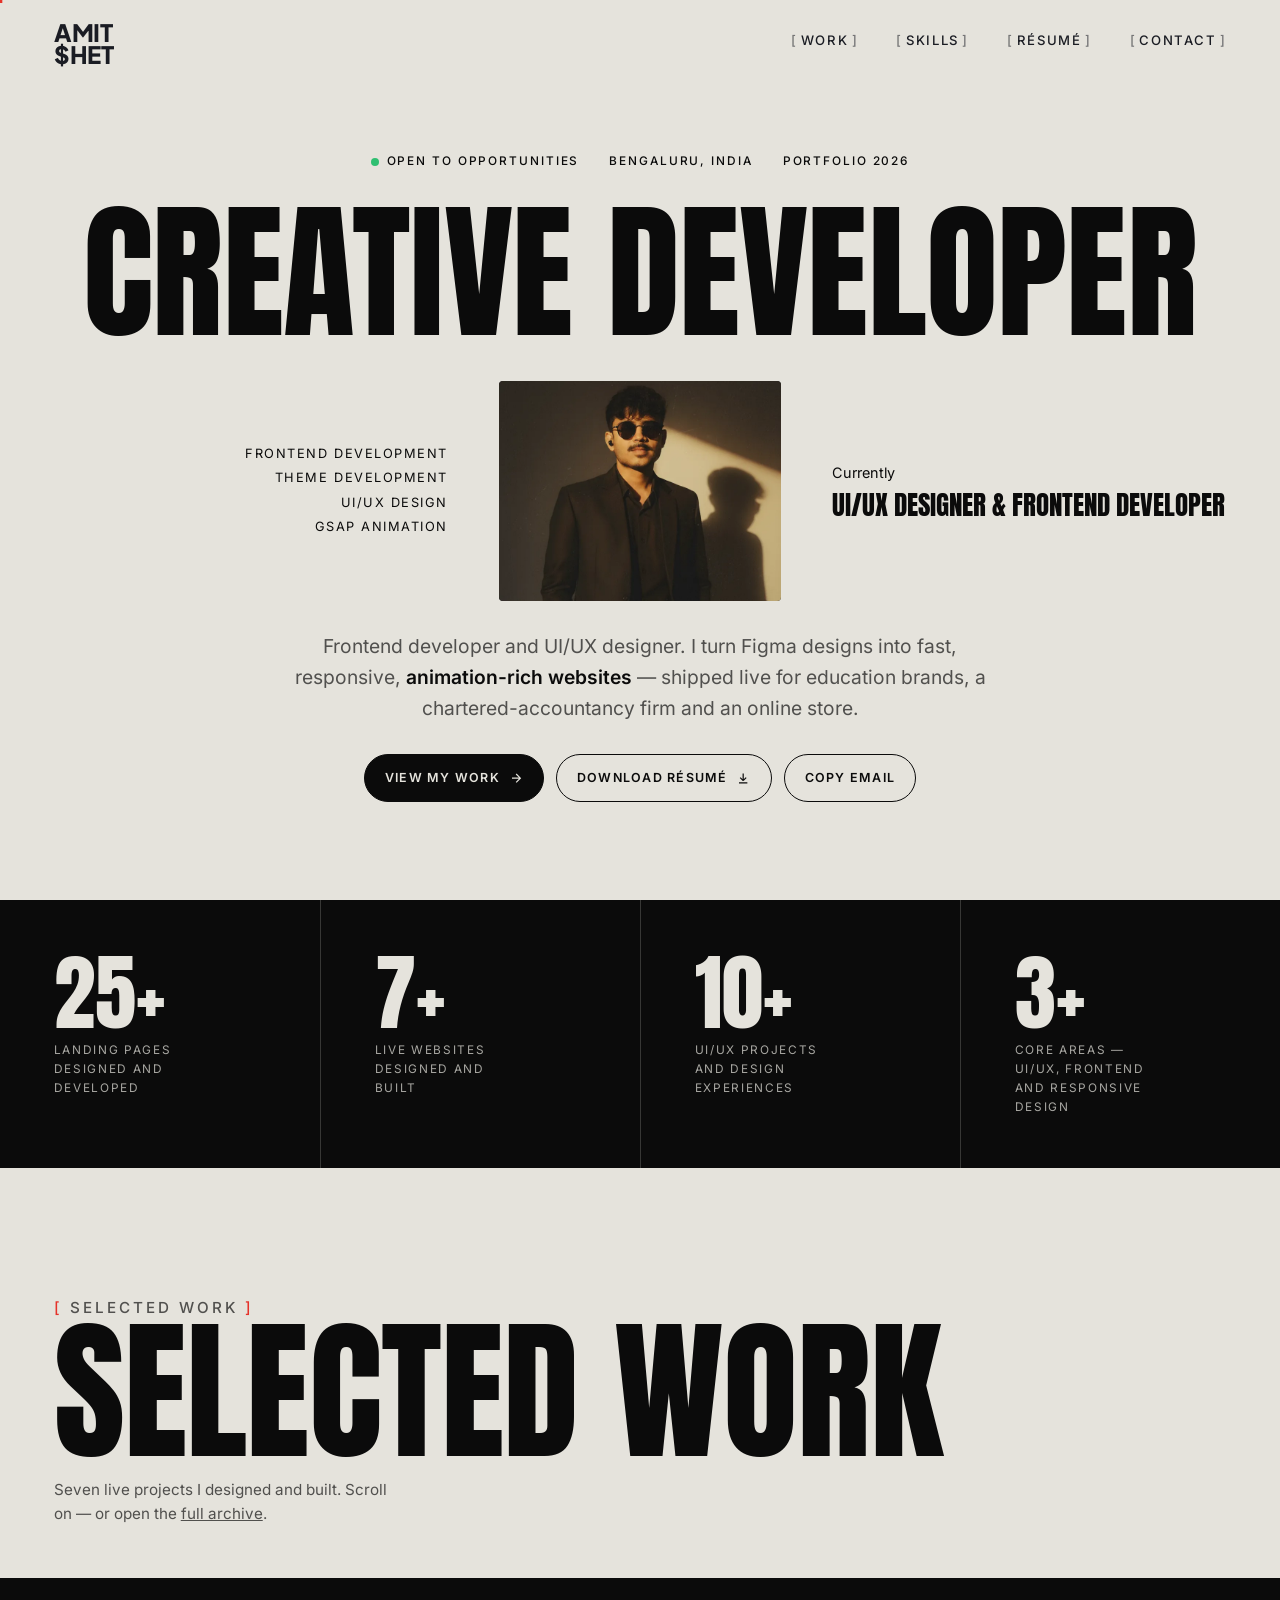
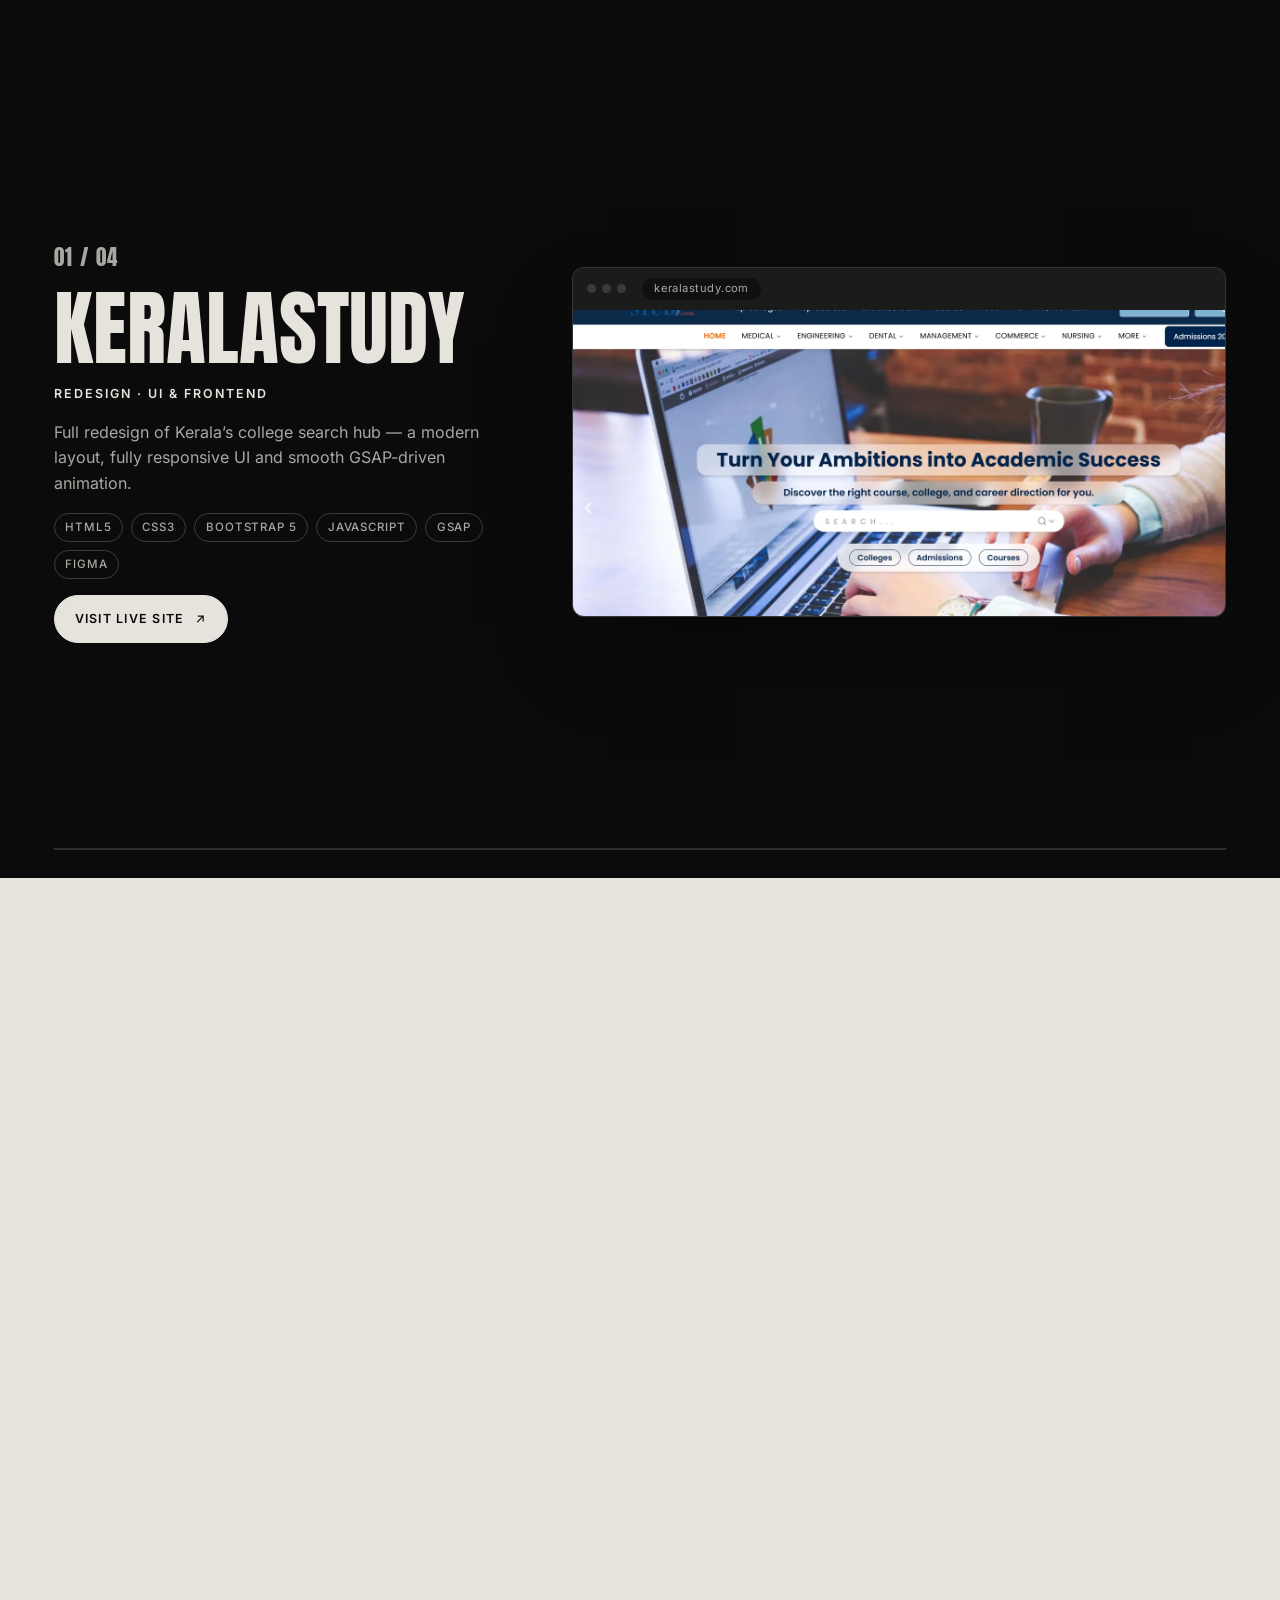
<file: index.html>
<!DOCTYPE html>
<html lang="en">

<head>
  <meta charset="utf-8">
  <meta name="viewport" content="width=device-width, initial-scale=1">
  <title>Amit Shet — Frontend Developer &amp; UI/UX Designer in Bengaluru</title>
  <meta name="description"
    content="Amit Shet is a frontend developer and UI/UX designer in Bengaluru. HTML, CSS, JavaScript, GSAP and Figma — live client websites and landing pages for education brands. Open to roles.">
  <meta name="theme-color" content="#e5e3dc">
  <link rel="canonical" href="https://amitshet.com/">

  <meta property="og:type" content="website">
  <meta property="og:site_name" content="Amit Shet">
  <meta property="og:title" content="Amit Shet — Frontend Developer &amp; UI/UX Designer">
  <meta property="og:description"
    content="Fast, responsive, animation-rich websites. Live client work, university landing pages and GSAP experiments.">
  <meta property="og:url" content="https://amitshet.com/">
  <meta property="og:image" content="https://amitshet.com/assets/img/og.jpg">
  <meta name="twitter:card" content="summary_large_image">

  <link rel="icon" href="favicon/favicon.ico" sizes="any">
  <link rel="icon" type="image/png" sizes="32x32" href="favicon/favicon-32x32.png">
  <link rel="icon" type="image/png" sizes="16x16" href="favicon/favicon-16x16.png">
  <link rel="apple-touch-icon" href="favicon/apple-touch-icon.png">
  <link rel="manifest" href="favicon/site.webmanifest">

  <link rel="preload" href="assets/fonts/anton-latin-400-normal.woff2" as="font" type="font/woff2" crossorigin>
  <link rel="preload" href="assets/fonts/inter-latin-400-normal.woff2" as="font" type="font/woff2" crossorigin>
  <link rel="preload" href="assets/img/amit.webp" as="image" type="image/webp">
  <link rel="stylesheet" href="assets/css/style.css">
  <script>document.documentElement.classList.add('js')</script>

  <script type="application/ld+json">
  {
    "@context": "https://schema.org",
    "@type": "Person",
    "name": "Amit Shet",
    "jobTitle": "Frontend Developer & UI/UX Designer",
    "url": "https://amitshet.com/",
    "email": "mailto:amitshet42@gmail.com",
    "address": { "@type": "PostalAddress", "addressLocality": "Bengaluru", "addressCountry": "IN" },
    "worksFor": { "@type": "Organization", "name": "LearnTech Edu Solutions" },
    "knowsAbout": ["HTML5", "CSS3", "JavaScript", "GSAP", "ScrollTrigger", "React", "Bootstrap", "Tailwind CSS", "Figma", "UI/UX design"],
    "sameAs": [
      "https://www.linkedin.com/in/amit-shet-8630a6188/",
      "https://github.com/iseeualways",
      "https://codepen.io/Amit-Shet"
    ]
  }
  </script>
</head>

<body class="theme-light" data-page="home">
  <a class="skip" href="#main">Skip to content</a>
  <div class="progress" aria-hidden="true"></div>

  <header class="header">
    <a class="logo" href="index.html" aria-label="Amit Shet — home">AMIT<br>$HET</a>
    <nav class="nav" aria-label="Primary">
      <a href="project.html"><span>Work</span></a>
      <a href="skills.html"><span>Skills</span></a>
      <a href="resume.pdf" target="_blank" rel="noopener"><span>Résumé</span></a>
      <a href="#contact"><span>Contact</span></a>
    </nav>
    <button class="burger" type="button" aria-label="Open menu" aria-expanded="false"
      aria-controls="drawer"><i></i><i></i><i></i></button>
  </header>
  <div class="drawer" id="drawer">
    <a href="project.html">Work</a>
    <a href="skills.html">Skills</a>
    <a href="resume.pdf" target="_blank" rel="noopener">Résumé</a>
    <a href="#contact">Contact</a>
  </div>

  <main id="main">

    <!-- HERO -->
    <section class="hero" aria-labelledby="hero-title">
      <div class="hero__meta" data-hero>
        <span class="status"><i aria-hidden="true"></i> Open to opportunities</span>
        <span>Bengaluru, India</span>
        <span>Portfolio 2026</span>
      </div>

      <h1 class="hero__title" id="hero-title" aria-label="Creative Developer">
        <span class="word" aria-hidden="true"><span class="word__in">Creative</span></span>
        <span class="word" aria-hidden="true"><span class="word__in">Developer</span></span>
      </h1>

      <div class="hero__row" data-hero>
        <ul class="hero__tags" aria-label="Services">
          <li>Frontend development</li>
          <li>Theme development</li>
          <li>UI/UX design</li>
          <li>GSAP animation</li>
        </ul>
        <figure class="hero__photo">
          <img src="assets/img/amit.webp" width="768" height="627" alt="Portrait of Amit Shet" fetchpriority="high">
        </figure>
        <p class="hero__now">
          Currently
          <b>UI/UX Designer &amp; Frontend Developer</b>
          <!-- LearnTech Edu Solutions · since Sep 2025 -->
        </p>
      </div>

      <p class="hero__lead" data-hero>
        Frontend developer and UI/UX designer. I turn Figma designs into fast, responsive,
        <strong>animation-rich websites</strong> — shipped live for education brands, a chartered-accountancy firm and
        an online store.
      </p>

      <div class="btn-row" data-hero>
        <a class="btn btn--solid" href="project.html">
          View my work
          <svg viewBox="0 0 24 24" fill="none" stroke="currentColor" stroke-width="2" aria-hidden="true">
            <path d="M5 12h14M12 5l7 7-7 7" />
          </svg>
        </a>
        <a class="btn" href="resume.pdf" download>
          Download résumé
          <svg viewBox="0 0 24 24" fill="none" stroke="currentColor" stroke-width="2" aria-hidden="true">
            <path d="M12 4v12m0 0l-5-5m5 5l5-5M5 20h14" />
          </svg>
        </a>
        <button class="btn" type="button" data-copy-email data-email="amitshet42@gmail.com">Copy email</button>
      </div>
    </section>

    <!-- PROOF -->
    <section class="stats theme-dark" aria-label="At a glance">
      <div class="stats__grid">

        <div class="stat">
          <span class="stat__n" data-count="25" data-suffix="+">25+</span>
          <span class="stat__l">Landing pages designed and developed</span>
        </div>

        <div class="stat">
          <span class="stat__n" data-count="7" data-suffix="+">7+</span>
          <span class="stat__l">Live websites designed and built</span>
        </div>

        <div class="stat">
          <span class="stat__n" data-count="10" data-suffix="+">10+</span>
          <span class="stat__l">UI/UX projects and design experiences</span>
        </div>

        <div class="stat">
          <span class="stat__n" data-count="3" data-suffix="+">3+</span>
          <span class="stat__l">Core areas — UI/UX, frontend and responsive design</span>
        </div>

      </div>
    </section>

    <!-- SELECTED WORK -->
    <div class="section-head" id="work">
      <div>
        <p class="eyebrow">Selected work</p>
        <h2 class="display" data-split>Selected Work</h2>
      </div>
      <p>Seven live projects I designed and built. Scroll on — or open the <a href="project.html"
          style="text-decoration:underline">full archive</a>.</p>
    </div>

    <section class="hscroll" aria-label="Selected projects">
      <div class="hscroll__track">

        <article class="panel">
          <div class="panel__text">
            <p class="panel__num">01 <span>/ 04</span></p>
            <h3 class="panel__title">KeralaStudy</h3>
            <p class="panel__role">Redesign · UI &amp; frontend</p>
            <p class="panel__desc">Full redesign of Kerala’s college search hub — a modern layout, fully responsive UI
              and smooth GSAP-driven animation.</p>
            <ul class="chips">
              <li class="chip">HTML5</li>
              <li class="chip">CSS3</li>
              <li class="chip">Bootstrap 5</li>
              <li class="chip">JavaScript</li>
              <li class="chip">GSAP</li>
              <li class="chip">Figma</li>
            </ul>
            <a class="btn btn--solid" href="https://keralastudy.com/" target="_blank" rel="noopener">Visit live site
              <svg viewBox="0 0 24 24" fill="none" stroke="currentColor" stroke-width="2" aria-hidden="true">
                <path d="M7 17L17 7M8 7h9v9" />
              </svg></a>
          </div>
          <figure class="panel__media">
            <div class="browser">
              <div class="browser__bar"><i></i><i></i><i></i><span>keralastudy.com</span></div>
              <div class="browser__view"><img src="assets/img/work-keralastudy.webp" width="1600" height="752"
                  loading="lazy" decoding="async"
                  alt="KeralaStudy.com homepage with search hero and college categories"></div>
            </div>
          </figure>
        </article>

        <article class="panel">
          <div class="panel__text">
            <p class="panel__num">02 <span>/ 04</span></p>
            <h3 class="panel__title">TopMBAStudy</h3>
            <p class="panel__role">UX revamp · frontend</p>
            <p class="panel__desc">A complete UX revamp for MBA aspirants — clearer navigation flow, refined visual
              hierarchy and a lead-capture form right in the hero.</p>
            <ul class="chips">
              <li class="chip">UX revamp</li>
              <li class="chip">Typography</li>
              <li class="chip">Animation</li>
              <li class="chip">UI/UX</li>
            </ul>
            <a class="btn btn--solid" href="https://topmbastudy.com/" target="_blank" rel="noopener">Visit live site
              <svg viewBox="0 0 24 24" fill="none" stroke="currentColor" stroke-width="2" aria-hidden="true">
                <path d="M7 17L17 7M8 7h9v9" />
              </svg></a>
          </div>
          <figure class="panel__media">
            <div class="browser">
              <div class="browser__bar"><i></i><i></i><i></i><span>topmbastudy.com</span></div>
              <div class="browser__view"><img src="assets/img/work-topmbastudy.webp" width="1600" height="748"
                  loading="lazy" decoding="async"
                  alt="TopMBAStudy.com hero: From Aspiration to Achievement, with enquiry form"></div>
            </div>
          </figure>
        </article>

        <article class="panel">
          <div class="panel__text">
            <p class="panel__num">03 <span>/ 04</span></p>
            <h3 class="panel__title">AMCA</h3>
            <p class="panel__role">Design &amp; development</p>
            <p class="panel__desc">Website for Akshay Mehta &amp; Co., chartered accountants — built for trust, with
              clean typography, clear hierarchy and GSAP scroll-driven reveals.</p>
            <ul class="chips">
              <li class="chip">HTML5</li>
              <li class="chip">CSS3</li>
              <li class="chip">JavaScript</li>
              <li class="chip">GSAP</li>
              <li class="chip">ScrollTrigger</li>
            </ul>
            <a class="btn btn--solid" href="https://amca.co.in/" target="_blank" rel="noopener">Visit live site
              <svg viewBox="0 0 24 24" fill="none" stroke="currentColor" stroke-width="2" aria-hidden="true">
                <path d="M7 17L17 7M8 7h9v9" />
              </svg></a>
          </div>
          <figure class="panel__media">
            <div class="browser">
              <div class="browser__bar"><i></i><i></i><i></i><span>amca.co.in</span></div>
              <div class="browser__view"><img src="assets/img/work-amca.webp" width="1600" height="735" loading="lazy"
                  decoding="async" alt="Akshay Mehta &amp; Co. chartered accountants website hero"></div>
            </div>
          </figure>
        </article>

        <article class="panel">
          <div class="panel__text">
            <p class="panel__num">04 <span>/ 04</span></p>
            <h3 class="panel__title">Ambaram</h3>
            <p class="panel__role">E-commerce · frontend</p>
            <p class="panel__desc">Online store for ethnic wear — a responsive product catalogue with pricing, sale
              labels and a clean, image-first layout.</p>
            <ul class="chips">
              <li class="chip">E-commerce</li>
              <li class="chip">WordPress</li>
              <li class="chip">Responsive</li>
            </ul>
            <a class="btn btn--solid" href="https://ambaramm.com/" target="_blank" rel="noopener">Visit live site
              <svg viewBox="0 0 24 24" fill="none" stroke="currentColor" stroke-width="2" aria-hidden="true">
                <path d="M7 17L17 7M8 7h9v9" />
              </svg></a>
          </div>
          <figure class="panel__media">
            <div class="browser">
              <div class="browser__bar"><i></i><i></i><i></i><span>ambaramm.com</span></div>
              <div class="browser__view"><img src="assets/img/work-ambaram.webp" width="1600" height="749"
                  loading="lazy" decoding="async" alt="Ambaram online store product grid of printed kurtis"></div>
            </div>
          </figure>
        </article>

        <article class="panel">
          <div class="panel__text">
            <p class="panel__num">05 <span>/ 05</span></p>
            <h3 class="panel__title">Monikaraj</h3>
            <p class="panel__role">Podcast · frontend</p>
            <p class="panel__desc">Podcast website for a Spotify channel, featuring a dynamic, scroll-driven experience
              with smooth transitions and engaging animations using GSAP ScrollTrigger and Locomotive Scroll.</p>
            <ul class="chips">
              <li class="chip">Podcast</li>
              <li class="chip">GSAP ScrollTrigger</li>
              <li class="chip">Locomotive Scroll</li>
              <li class="chip">Responsive</li>
            </ul>
            <a class="btn btn--solid" href="#" target="_blank" rel="noopener">Visit live site
              <svg viewBox="0 0 24 24" fill="none" stroke="currentColor" stroke-width="2" aria-hidden="true">
                <path d="M7 17L17 7M8 7h9v9" />
              </svg></a>
          </div>
          <figure class="panel__media">
            <div class="browser">
              <div class="browser__bar"><i></i><i></i><i></i><span>ambaramm.com</span></div>
              <div class="browser__view"><img src="assets/img/podcast-img.png" width="1600" height="749" loading="lazy"
                  decoding="async" alt="Ambaram online store product grid of printed kurtis"></div>
            </div>
          </figure>
        </article>

        <article class="panel panel--cta">
          <div class="panel__text">
            <p class="panel__num">+ more</p>
            <h3 class="panel__title">Twenty+ landing pages &amp; motion experiments</h3>
            <p class="panel__desc">University admissions pages for Yenepoya, S-VYASA and Symbiosis Dubai, plus GSAP
              concept sites — all in the full archive.</p>
            <div class="btn-row">
              <a class="btn btn--solid" href="project.html">See all projects
                <svg viewBox="0 0 24 24" fill="none" stroke="currentColor" stroke-width="2" aria-hidden="true">
                  <path d="M5 12h14M12 5l7 7-7 7" />
                </svg></a>
              <a class="btn" href="#contact">Get in touch</a>
            </div>
          </div>
        </article>
      </div>
      <div class="hscroll__bar" aria-hidden="true"><i></i></div>
    </section>

    <!-- ABOUT -->
    <section class="about theme-dark" id="about" aria-labelledby="about-title">
      <div class="about__inner">
        <p class="eyebrow">About</p>
        <h2 class="display" id="about-title" data-split>About me</h2>

        <p class="about__lead" data-reveal>
          I’m a <strong>frontend developer and UI/UX designer</strong> from Bengaluru. I like owning the whole path from
          Figma file to live site — layout, motion and speed — and making sure it still feels great on a phone.
        </p>

        <div class="about__cols" data-reveal-group>
          <div>
            <h3>What I do</h3>
            <ul>
              <li>Figma → HTML, CSS &amp; JavaScript builds</li>
              <li>Theme development &amp; customisation</li>
              <li>Scroll-driven animation with GSAP</li>
              <li>Lead-generation landing pages</li>
            </ul>
          </div>
          <div>
            <h3>Now</h3>
            <p>UI/UX Designer &amp; Frontend Developer<small>LearnTech Edu Solutions · Sep 2025 – present</small></p>
          </div>
          <div>
            <h3>Before</h3>
            <p>Frontend Developer (freelance)<small>Mar – Sep 2025</small></p>
            <p style="margin-top:.8em">MCA, Cambridge Institute of Technology<small>2024 · CGPA 8.39</small></p>
          </div>
        </div>

        <div class="skillsnap" data-reveal-group>
          <div class="skillsnap__row">
            <h3>Build</h3>
            <ul class="chips">
              <li class="chip">HTML5</li>
              <li class="chip">CSS3</li>
              <li class="chip">JavaScript</li>
              <li class="chip">React.js</li>
              <li class="chip">Bootstrap 5</li>
              <li class="chip">Tailwind CSS</li>
            </ul>
          </div>
          <div class="skillsnap__row">
            <h3>Motion</h3>
            <ul class="chips">
              <li class="chip">GSAP</li>
              <li class="chip">ScrollTrigger</li>
              <li class="chip">AOS.js</li>
              <li class="chip">CSS animation</li>
            </ul>
          </div>
          <div class="skillsnap__row">
            <h3>Design</h3>
            <ul class="chips">
              <li class="chip">Figma</li>
              <li class="chip">UI/UX</li>
              <li class="chip">Canva Pro</li>
              <li class="chip">Accessibility</li>
            </ul>
          </div>
          <div class="skillsnap__row">
            <h3>Tools</h3>
            <ul class="chips">
              <li class="chip">Git &amp; GitHub</li>
              <li class="chip">WordPress themes</li>
              <li class="chip">Winter CMS</li>
              <li class="chip">On-page SEO</li>
            </ul>
          </div>
        </div>

        <div class="btn-row">
          <a class="btn btn--solid" href="skills.html">Full skills &amp; experience
            <svg viewBox="0 0 24 24" fill="none" stroke="currentColor" stroke-width="2" aria-hidden="true">
              <path d="M5 12h14M12 5l7 7-7 7" />
            </svg></a>
        </div>
      </div>
    </section>

    <!-- CONTACT -->
    <section class="contact theme-light" id="contact" aria-labelledby="contact-title">
      <div class="contact__inner">
        <div>
          <p class="eyebrow">Contact</p>
          <h2 class="display" id="contact-title" data-reveal>Let’s work<br>together</h2>
          <p class="contact__copy" data-reveal>I’m open to frontend developer and UI/UX roles — full-time, contract or
            remote. Send a note and I’ll get back to you.</p>
          <a class="contact__mail" href="mailto:amitshet42@gmail.com" data-reveal>amitshet42@gmail.com</a>
          <div class="btn-row" data-reveal style="margin-top:20px"><button class="btn" type="button" data-copy-email
              data-email="amitshet42@gmail.com">Copy email</button></div>
        </div>
        <nav class="links" aria-label="Contact links" data-reveal-group>
          <a href="resume.pdf" target="_blank" rel="noopener"><span>Résumé (PDF)</span><svg viewBox="0 0 24 24"
              fill="none" stroke="currentColor" stroke-width="2" aria-hidden="true">
              <path d="M7 17L17 7M8 7h9v9" />
            </svg></a>
          <a href="https://www.linkedin.com/in/amit-shet-8630a6188/" target="_blank"
            rel="noopener"><span>LinkedIn<small>amit-shet-8630a6188</small></span><svg viewBox="0 0 24 24" fill="none"
              stroke="currentColor" stroke-width="2" aria-hidden="true">
              <path d="M7 17L17 7M8 7h9v9" />
            </svg></a>
          <a href="https://codepen.io/Amit-Shet" target="_blank"
            rel="noopener"><span>CodePen<small>Amit-Shet</small></span><svg viewBox="0 0 24 24" fill="none"
              stroke="currentColor" stroke-width="2" aria-hidden="true">
              <path d="M7 17L17 7M8 7h9v9" />
            </svg></a>
          <a href="tel:+917022178930"><span>Call<small>+91 70221 78930</small></span><svg viewBox="0 0 24 24"
              fill="none" stroke="currentColor" stroke-width="2" aria-hidden="true">
              <path d="M7 17L17 7M8 7h9v9" />
            </svg></a>
        </nav>
      </div>
      <p class="name" data-split aria-hidden="true">AMIT $HET</p>
    </section>
  </main>

  <footer class="footer theme-light">
    <span>© 2026 Amit Shet · Bengaluru, India</span>
    <span>Hand-coded with HTML, CSS, JavaScript &amp; GSAP · <a href="#main">Back to top ↑</a></span>
  </footer>

  <script src="assets/vendor/gsap.min.js" defer></script>
  <script src="assets/vendor/ScrollTrigger.min.js" defer></script>
  <script src="assets/js/main.js" defer></script>
</body>

</html>
</file>
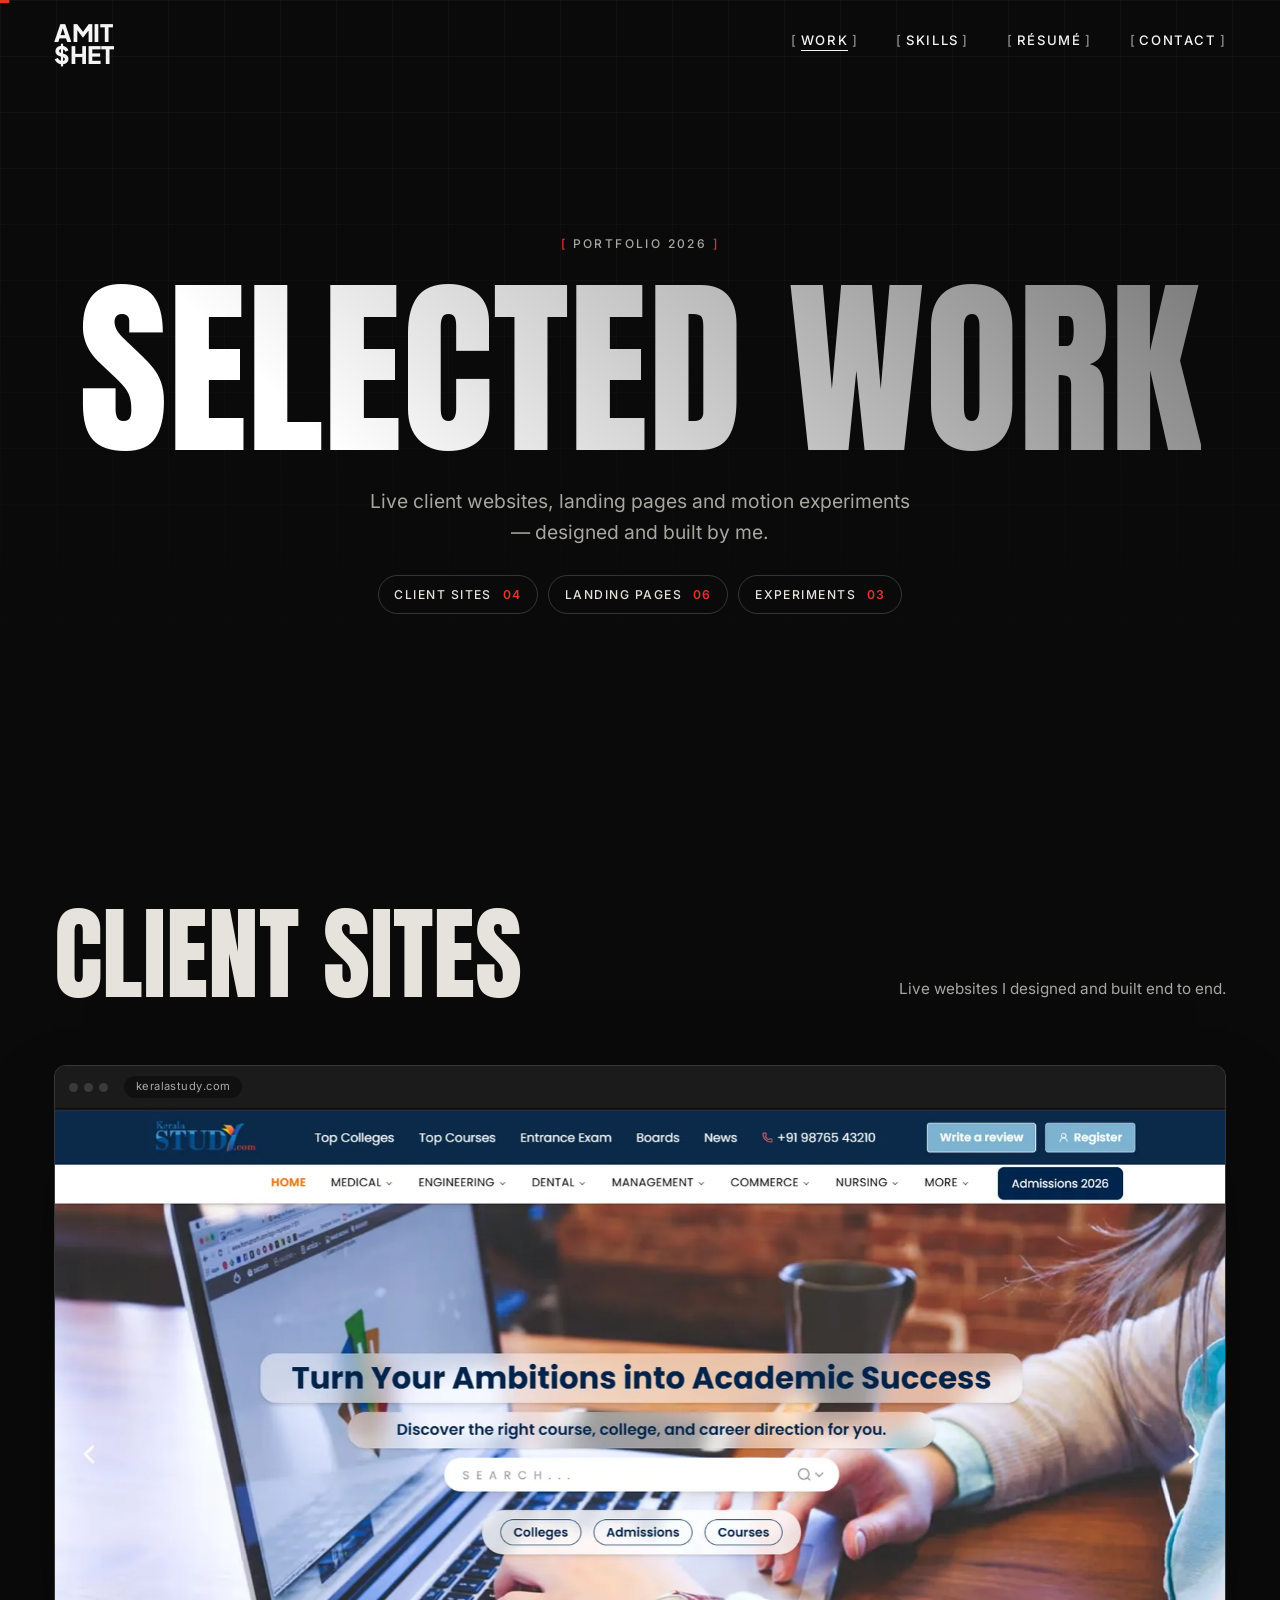
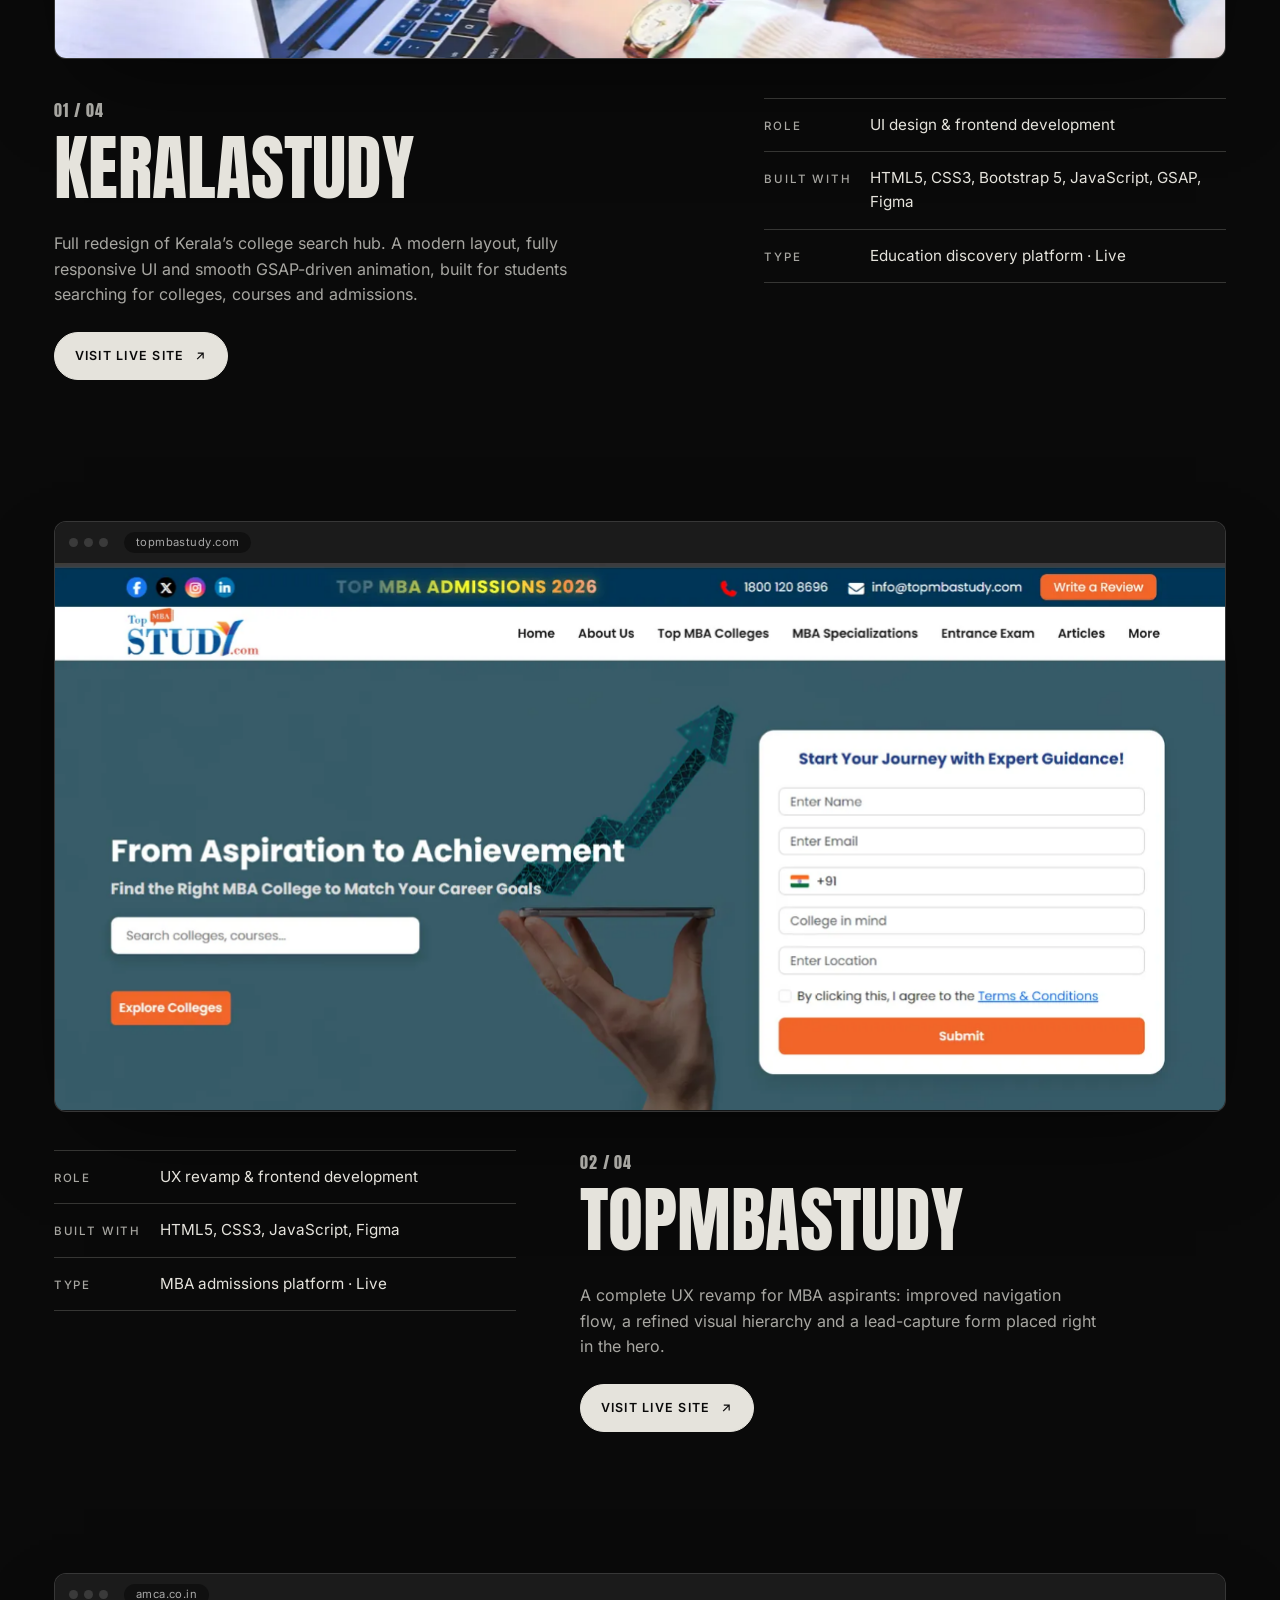
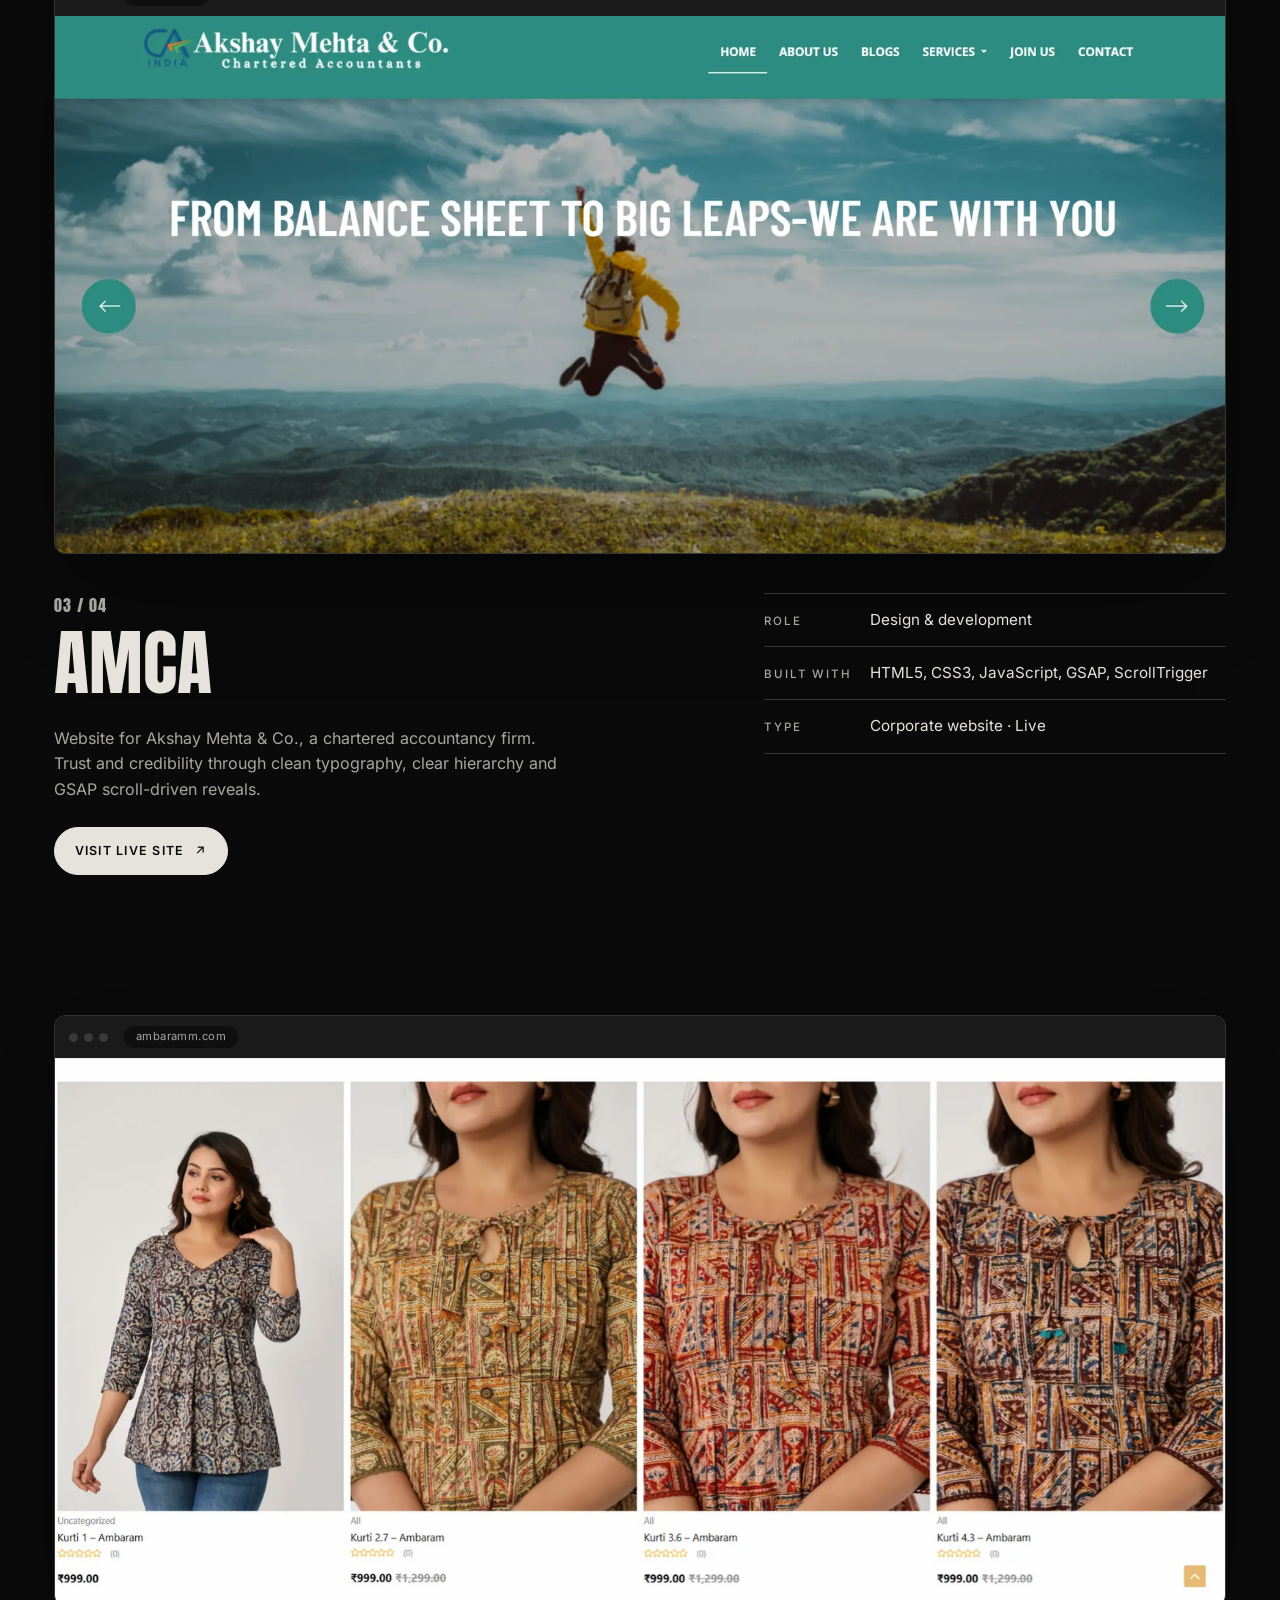
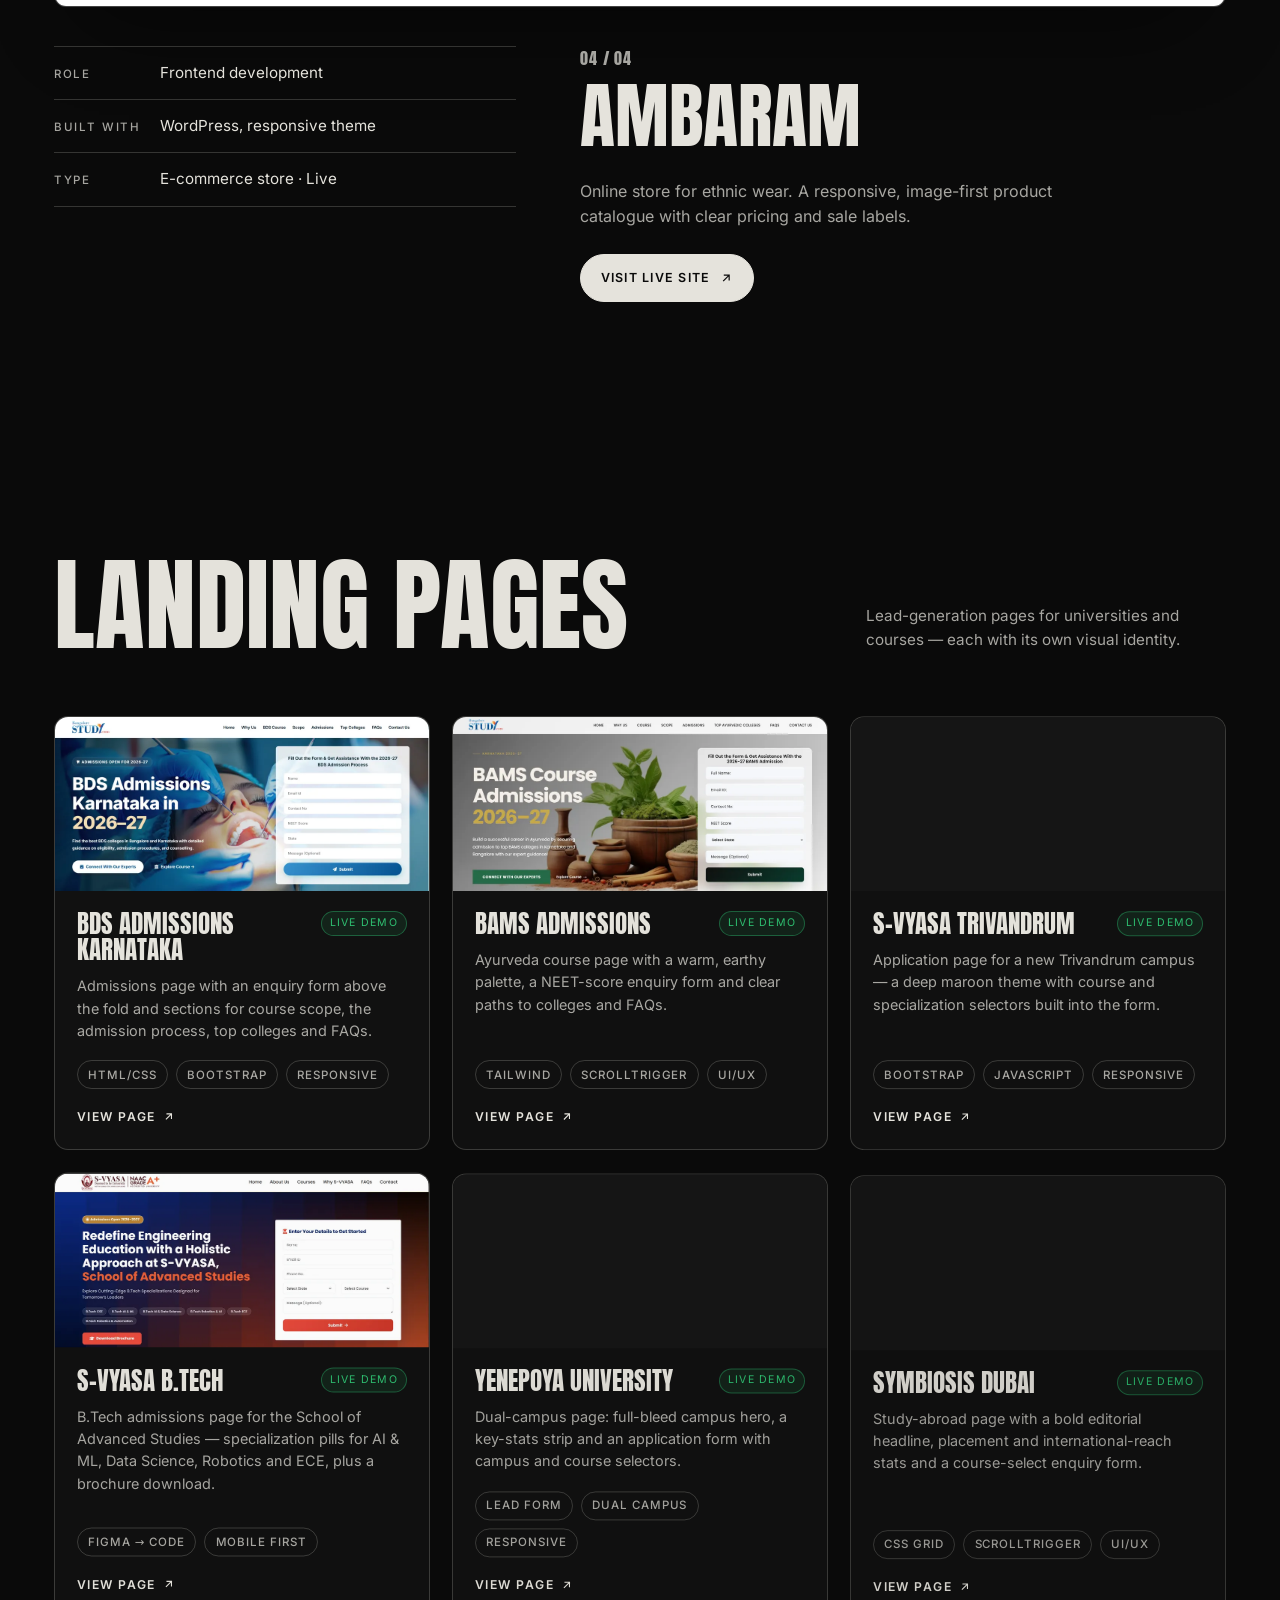
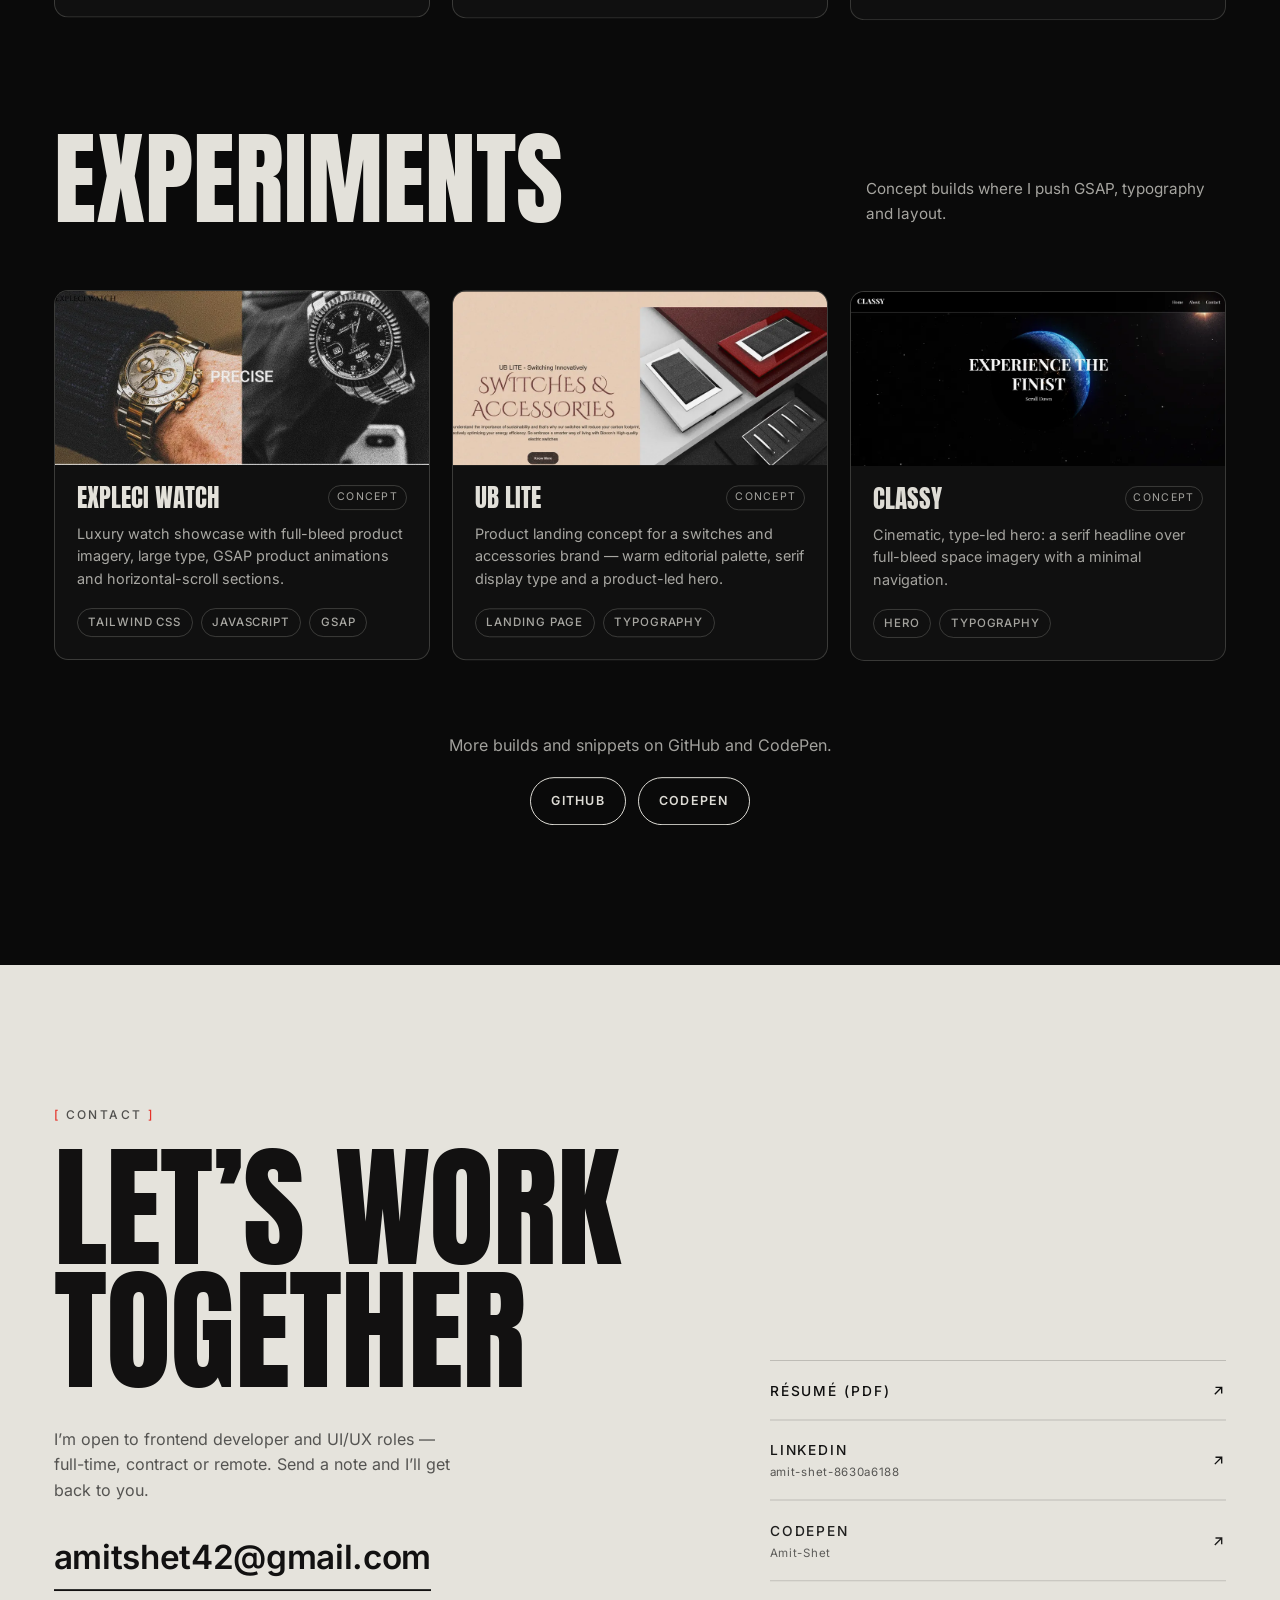
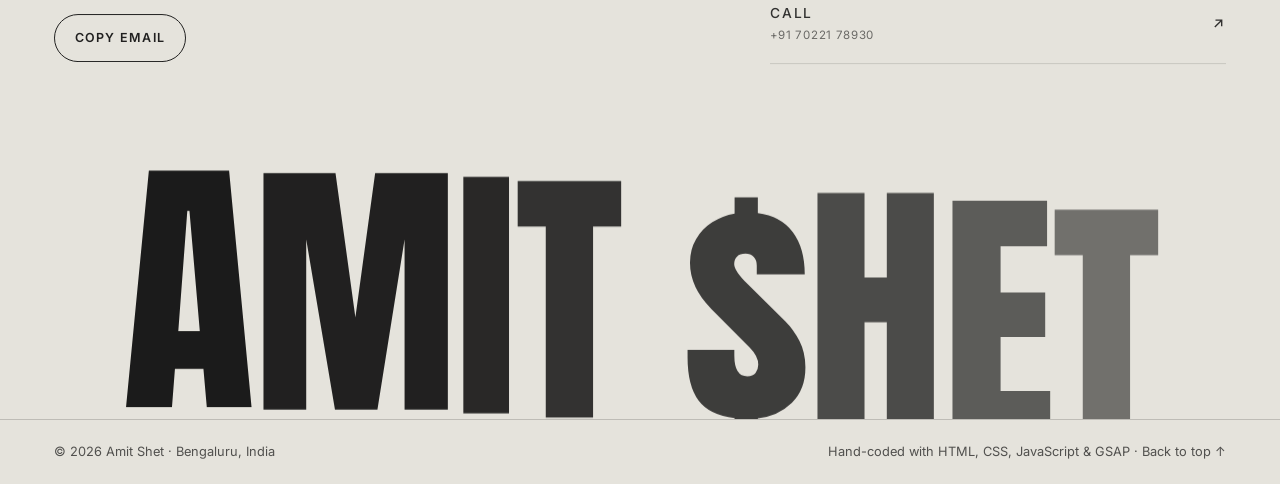
<file: project.html>
<!DOCTYPE html>
<html lang="en">
<head>
  <meta charset="utf-8">
  <meta name="viewport" content="width=device-width, initial-scale=1">
  <title>Selected Work — Amit Shet, Frontend Developer</title>
  <meta name="description" content="Projects by Amit Shet: live client websites (KeralaStudy, TopMBAStudy, AMCA, Ambaram), six university admissions landing pages and GSAP motion experiments.">
  <meta name="theme-color" content="#0a0a0a">
  <link rel="canonical" href="https://amitshet.com/project.html">

  <meta property="og:type" content="website">
  <meta property="og:site_name" content="Amit Shet">
  <meta property="og:title" content="Selected Work — Amit Shet">
  <meta property="og:description" content="Live client websites, university landing pages and GSAP motion experiments.">
  <meta property="og:url" content="https://amitshet.com/project.html">
  <meta property="og:image" content="https://amitshet.com/assets/img/og.jpg">
  <meta name="twitter:card" content="summary_large_image">

  <link rel="icon" href="favicon/favicon.ico" sizes="any">
  <link rel="icon" type="image/png" sizes="32x32" href="favicon/favicon-32x32.png">
  <link rel="icon" type="image/png" sizes="16x16" href="favicon/favicon-16x16.png">
  <link rel="apple-touch-icon" href="favicon/apple-touch-icon.png">
  <link rel="manifest" href="favicon/site.webmanifest">

  <link rel="preload" href="assets/fonts/anton-latin-400-normal.woff2" as="font" type="font/woff2" crossorigin>
  <link rel="preload" href="assets/fonts/inter-latin-400-normal.woff2" as="font" type="font/woff2" crossorigin>
  <link rel="stylesheet" href="assets/css/style.css">
  <script>document.documentElement.classList.add('js')</script>
</head>

<body class="theme-dark" data-page="work">
  <a class="skip" href="#main">Skip to content</a>
  <div class="progress" aria-hidden="true"></div>
  <div class="gridbg" aria-hidden="true"></div>

  <header class="header">
    <a class="logo" href="index.html" aria-label="Amit Shet — home">AMIT<br>$HET</a>
    <nav class="nav" aria-label="Primary">
      <a href="project.html" aria-current="page"><span>Work</span></a>
      <a href="skills.html"><span>Skills</span></a>
      <a href="resume.pdf" target="_blank" rel="noopener"><span>Résumé</span></a>
      <a href="#contact"><span>Contact</span></a>
    </nav>
    <button class="burger" type="button" aria-label="Open menu" aria-expanded="false" aria-controls="drawer"><i></i><i></i><i></i></button>
  </header>
  <div class="drawer" id="drawer">
    <a href="project.html">Work</a>
    <a href="skills.html">Skills</a>
    <a href="resume.pdf" target="_blank" rel="noopener">Résumé</a>
    <a href="#contact">Contact</a>
  </div>

  <main id="main">

    <section class="work-hero" aria-labelledby="page-title">
      <p class="eyebrow" data-hero>Portfolio 2026</p>
      <h1 id="page-title" data-hero>Selected work</h1>
      <p data-hero>Live client websites, landing pages and motion experiments — designed and built by me.</p>
      <nav class="jump" aria-label="Jump to section" data-hero>
        <a href="#client-sites">Client sites <b>04</b></a>
        <a href="#landing-pages">Landing pages <b>06</b></a>
        <a href="#experiments">Experiments <b>03</b></a>
      </nav>
    </section>

    <!-- CLIENT SITES -->
    <section class="group" id="client-sites" aria-labelledby="client-title">
      <div class="group__head">
        <h2 class="group__title" id="client-title">Client sites</h2>
        <p class="group__sub">Live websites I designed and built end to end.</p>
      </div>

      <article class="case">
        <a class="case__media" href="https://keralastudy.com/" target="_blank" rel="noopener" aria-label="Visit KeralaStudy.com (opens in a new tab)">
          <div class="browser"><div class="browser__bar"><i></i><i></i><i></i><span>keralastudy.com</span></div>
            <div class="browser__view"><img src="assets/img/work-keralastudy.webp" width="1600" height="752" loading="lazy" decoding="async" alt="KeralaStudy.com homepage with search hero and college categories"></div></div>
        </a>
        <div class="case__info">
          <div class="case__main">
            <p class="case__num">01 / 04</p>
            <h3 class="case__title">KeralaStudy</h3>
            <p class="case__desc">Full redesign of Kerala’s college search hub. A modern layout, fully responsive UI and smooth GSAP-driven animation, built for students searching for colleges, courses and admissions.</p>
            <a class="btn btn--solid" href="https://keralastudy.com/" target="_blank" rel="noopener">Visit live site
              <svg viewBox="0 0 24 24" fill="none" stroke="currentColor" stroke-width="2" aria-hidden="true"><path d="M7 17L17 7M8 7h9v9"/></svg></a>
          </div>
          <dl class="facts">
            <div><dt>Role</dt><dd>UI design &amp; frontend development</dd></div>
            <div><dt>Built with</dt><dd>HTML5, CSS3, Bootstrap 5, JavaScript, GSAP, Figma</dd></div>
            <div><dt>Type</dt><dd>Education discovery platform · Live</dd></div>
          </dl>
        </div>
      </article>

      <article class="case">
        <a class="case__media" href="https://topmbastudy.com/" target="_blank" rel="noopener" aria-label="Visit TopMBAStudy.com (opens in a new tab)">
          <div class="browser"><div class="browser__bar"><i></i><i></i><i></i><span>topmbastudy.com</span></div>
            <div class="browser__view"><img src="assets/img/work-topmbastudy.webp" width="1600" height="748" loading="lazy" decoding="async" alt="TopMBAStudy.com hero: From Aspiration to Achievement, with enquiry form"></div></div>
        </a>
        <div class="case__info">
          <div class="case__main">
            <p class="case__num">02 / 04</p>
            <h3 class="case__title">TopMBAStudy</h3>
            <p class="case__desc">A complete UX revamp for MBA aspirants: improved navigation flow, a refined visual hierarchy and a lead-capture form placed right in the hero.</p>
            <a class="btn btn--solid" href="https://topmbastudy.com/" target="_blank" rel="noopener">Visit live site
              <svg viewBox="0 0 24 24" fill="none" stroke="currentColor" stroke-width="2" aria-hidden="true"><path d="M7 17L17 7M8 7h9v9"/></svg></a>
          </div>
          <dl class="facts">
            <div><dt>Role</dt><dd>UX revamp &amp; frontend development</dd></div>
            <div><dt>Built with</dt><dd>HTML5, CSS3, JavaScript, Figma</dd></div>
            <div><dt>Type</dt><dd>MBA admissions platform · Live</dd></div>
          </dl>
        </div>
      </article>

      <article class="case">
        <a class="case__media" href="https://amca.co.in/" target="_blank" rel="noopener" aria-label="Visit AMCA website (opens in a new tab)">
          <div class="browser"><div class="browser__bar"><i></i><i></i><i></i><span>amca.co.in</span></div>
            <div class="browser__view"><img src="assets/img/work-amca.webp" width="1600" height="735" loading="lazy" decoding="async" alt="Akshay Mehta &amp; Co. chartered accountants website hero"></div></div>
        </a>
        <div class="case__info">
          <div class="case__main">
            <p class="case__num">03 / 04</p>
            <h3 class="case__title">AMCA</h3>
            <p class="case__desc">Website for Akshay Mehta &amp; Co., a chartered accountancy firm. Trust and credibility through clean typography, clear hierarchy and GSAP scroll-driven reveals.</p>
            <a class="btn btn--solid" href="https://amca.co.in/" target="_blank" rel="noopener">Visit live site
              <svg viewBox="0 0 24 24" fill="none" stroke="currentColor" stroke-width="2" aria-hidden="true"><path d="M7 17L17 7M8 7h9v9"/></svg></a>
          </div>
          <dl class="facts">
            <div><dt>Role</dt><dd>Design &amp; development</dd></div>
            <div><dt>Built with</dt><dd>HTML5, CSS3, JavaScript, GSAP, ScrollTrigger</dd></div>
            <div><dt>Type</dt><dd>Corporate website · Live</dd></div>
          </dl>
        </div>
      </article>

      <article class="case">
        <a class="case__media" href="https://ambaramm.com/" target="_blank" rel="noopener" aria-label="Visit Ambaram store (opens in a new tab)">
          <div class="browser"><div class="browser__bar"><i></i><i></i><i></i><span>ambaramm.com</span></div>
            <div class="browser__view"><img src="assets/img/work-ambaram.webp" width="1600" height="749" loading="lazy" decoding="async" alt="Ambaram online store product grid of printed kurtis"></div></div>
        </a>
        <div class="case__info">
          <div class="case__main">
            <p class="case__num">04 / 04</p>
            <h3 class="case__title">Ambaram</h3>
            <p class="case__desc">Online store for ethnic wear. A responsive, image-first product catalogue with clear pricing and sale labels.</p>
            <a class="btn btn--solid" href="https://ambaramm.com/" target="_blank" rel="noopener">Visit live site
              <svg viewBox="0 0 24 24" fill="none" stroke="currentColor" stroke-width="2" aria-hidden="true"><path d="M7 17L17 7M8 7h9v9"/></svg></a>
          </div>
          <dl class="facts">
            <div><dt>Role</dt><dd>Frontend development</dd></div>
            <div><dt>Built with</dt><dd>WordPress, responsive theme</dd></div>
            <div><dt>Type</dt><dd>E-commerce store · Live</dd></div>
          </dl>
        </div>
      </article>
    </section>

    <!-- LANDING PAGES -->
    <section class="group" id="landing-pages" aria-labelledby="lp-title">
      <div class="group__head">
        <h2 class="group__title" id="lp-title">Landing pages</h2>
        <p class="group__sub">Lead-generation pages for universities and courses — each with its own visual identity.</p>
      </div>

      <div class="lp-grid" data-reveal-group>
        <a class="lp" href="https://iseeualways.github.io/BDS-Admission-Landing-page/" target="_blank" rel="noopener">
          <div class="lp__thumb"><img src="assets/img/lp-bds.webp" width="1000" height="464" loading="lazy" decoding="async" alt="BDS Admissions Karnataka landing page with enquiry form"></div>
          <div class="lp__body">
            <div class="lp__top"><h3>BDS Admissions Karnataka</h3><span class="badge">Live demo</span></div>
            <p>Admissions page with an enquiry form above the fold and sections for course scope, the admission process, top colleges and FAQs.</p>
            <ul class="chips"><li class="chip">HTML/CSS</li><li class="chip">Bootstrap</li><li class="chip">Responsive</li></ul>
            <span class="lp__go">View page <svg viewBox="0 0 24 24" fill="none" stroke="currentColor" stroke-width="2" aria-hidden="true"><path d="M7 17L17 7M8 7h9v9"/></svg></span>
          </div>
        </a>

        <a class="lp" href="https://iseeualways.github.io/BAMS-Admission-Landing-page/" target="_blank" rel="noopener">
          <div class="lp__thumb"><img src="assets/img/lp-bams.webp" width="1000" height="469" loading="lazy" decoding="async" alt="BAMS Admissions 2026–27 landing page with earthy Ayurveda imagery"></div>
          <div class="lp__body">
            <div class="lp__top"><h3>BAMS Admissions</h3><span class="badge">Live demo</span></div>
            <p>Ayurveda course page with a warm, earthy palette, a NEET-score enquiry form and clear paths to colleges and FAQs.</p>
            <ul class="chips"><li class="chip">Tailwind</li><li class="chip">ScrollTrigger</li><li class="chip">UI/UX</li></ul>
            <span class="lp__go">View page <svg viewBox="0 0 24 24" fill="none" stroke="currentColor" stroke-width="2" aria-hidden="true"><path d="M7 17L17 7M8 7h9v9"/></svg></span>
          </div>
        </a>

        <a class="lp" href="https://iseeualways.github.io/Svyasa-university-trivandrum-kerala/" target="_blank" rel="noopener">
          <div class="lp__thumb"><img src="assets/img/lp-svyasa-trivandrum.webp" width="1000" height="466" loading="lazy" decoding="async" alt="S-VYASA University Trivandrum application page in deep maroon"></div>
          <div class="lp__body">
            <div class="lp__top"><h3>S-VYASA Trivandrum</h3><span class="badge">Live demo</span></div>
            <p>Application page for a new Trivandrum campus — a deep maroon theme with course and specialization selectors built into the form.</p>
            <ul class="chips"><li class="chip">Bootstrap</li><li class="chip">JavaScript</li><li class="chip">Responsive</li></ul>
            <span class="lp__go">View page <svg viewBox="0 0 24 24" fill="none" stroke="currentColor" stroke-width="2" aria-hidden="true"><path d="M7 17L17 7M8 7h9v9"/></svg></span>
          </div>
        </a>

        <a class="lp" href="https://iseeualways.github.io/S-VYASA-Btech-Landing-page/" target="_blank" rel="noopener">
          <div class="lp__thumb"><img src="assets/img/lp-svyasa-btech.webp" width="1000" height="467" loading="lazy" decoding="async" alt="S-VYASA B.Tech admissions page with specialization pills"></div>
          <div class="lp__body">
            <div class="lp__top"><h3>S-VYASA B.Tech</h3><span class="badge">Live demo</span></div>
            <p>B.Tech admissions page for the School of Advanced Studies — specialization pills for AI &amp; ML, Data Science, Robotics and ECE, plus a brochure download.</p>
            <ul class="chips"><li class="chip">Figma → Code</li><li class="chip">Mobile first</li></ul>
            <span class="lp__go">View page <svg viewBox="0 0 24 24" fill="none" stroke="currentColor" stroke-width="2" aria-hidden="true"><path d="M7 17L17 7M8 7h9v9"/></svg></span>
          </div>
        </a>

        <a class="lp" href="https://iseeualways.github.io/Yenepoya-University-Landing-Page/" target="_blank" rel="noopener">
          <div class="lp__thumb"><img src="assets/img/lp-yenepoya.webp" width="1000" height="466" loading="lazy" decoding="async" alt="Yenepoya University landing page with campus photo and stats"></div>
          <div class="lp__body">
            <div class="lp__top"><h3>Yenepoya University</h3><span class="badge">Live demo</span></div>
            <p>Dual-campus page: full-bleed campus hero, a key-stats strip and an application form with campus and course selectors.</p>
            <ul class="chips"><li class="chip">Lead form</li><li class="chip">Dual campus</li><li class="chip">Responsive</li></ul>
            <span class="lp__go">View page <svg viewBox="0 0 24 24" fill="none" stroke="currentColor" stroke-width="2" aria-hidden="true"><path d="M7 17L17 7M8 7h9v9"/></svg></span>
          </div>
        </a>

        <a class="lp" href="https://iseeualways.github.io/Symbosis-landing-page/" target="_blank" rel="noopener">
          <div class="lp__thumb"><img src="assets/img/lp-symbiosis.webp" width="1000" height="470" loading="lazy" decoding="async" alt="Symbiosis International University Dubai landing page"></div>
          <div class="lp__body">
            <div class="lp__top"><h3>Symbiosis Dubai</h3><span class="badge">Live demo</span></div>
            <p>Study-abroad page with a bold editorial headline, placement and international-reach stats and a course-select enquiry form.</p>
            <ul class="chips"><li class="chip">CSS Grid</li><li class="chip">ScrollTrigger</li><li class="chip">UI/UX</li></ul>
            <span class="lp__go">View page <svg viewBox="0 0 24 24" fill="none" stroke="currentColor" stroke-width="2" aria-hidden="true"><path d="M7 17L17 7M8 7h9v9"/></svg></span>
          </div>
        </a>
      </div>
    </section>

    <!-- EXPERIMENTS -->
    <section class="group" id="experiments" aria-labelledby="exp-title">
      <div class="group__head">
        <h2 class="group__title" id="exp-title">Experiments</h2>
        <p class="group__sub">Concept builds where I push GSAP, typography and layout.</p>
      </div>

      <div class="lp-grid" data-reveal-group>
        <article class="lp">
          <div class="lp__thumb"><img src="assets/img/exp-expleci-watch.webp" width="1000" height="458" loading="lazy" decoding="async" alt="Expleci Watch concept site with full-bleed luxury watch photography"></div>
          <div class="lp__body">
            <div class="lp__top"><h3>Expleci Watch</h3><span class="badge badge--muted">Concept</span></div>
            <p>Luxury watch showcase with full-bleed product imagery, large type, GSAP product animations and horizontal-scroll sections.</p>
            <ul class="chips"><li class="chip">Tailwind CSS</li><li class="chip">JavaScript</li><li class="chip">GSAP</li></ul>
          </div>
        </article>

        <article class="lp">
          <div class="lp__thumb"><img src="assets/img/exp-ub-lite.webp" width="1000" height="448" loading="lazy" decoding="async" alt="UB Lite switches and accessories concept landing page"></div>
          <div class="lp__body">
            <div class="lp__top"><h3>UB Lite</h3><span class="badge badge--muted">Concept</span></div>
            <p>Product landing concept for a switches and accessories brand — warm editorial palette, serif display type and a product-led hero.</p>
            <ul class="chips"><li class="chip">Landing page</li><li class="chip">Typography</li></ul>
          </div>
        </article>

        <article class="lp">
          <div class="lp__thumb"><img src="assets/img/exp-classy.webp" width="1000" height="455" loading="lazy" decoding="async" alt="Classy concept: Experience the Finest, serif headline over a planet from space"></div>
          <div class="lp__body">
            <div class="lp__top"><h3>Classy</h3><span class="badge badge--muted">Concept</span></div>
            <p>Cinematic, type-led hero: a serif headline over full-bleed space imagery with a minimal navigation.</p>
            <ul class="chips"><li class="chip">Hero</li><li class="chip">Typography</li></ul>
          </div>
        </article>
      </div>

      <div class="more" data-reveal>
        <p>More builds and snippets on GitHub and CodePen.</p>
        <div class="btn-row">
          <a class="btn" href="https://github.com/iseeualways" target="_blank" rel="noopener">GitHub</a>
          <a class="btn" href="https://codepen.io/Amit-Shet" target="_blank" rel="noopener">CodePen</a>
        </div>
      </div>
    </section>

    <!-- CONTACT -->
    <section class="contact theme-light" id="contact" aria-labelledby="contact-title" style="margin-top:clamp(72px,11vw,160px)">
      <div class="contact__inner">
        <div>
          <p class="eyebrow">Contact</p>
          <h2 class="display" id="contact-title" data-reveal>Let’s work<br>together</h2>
          <p class="contact__copy" data-reveal>I’m open to frontend developer and UI/UX roles — full-time, contract or remote. Send a note and I’ll get back to you.</p>
          <a class="contact__mail" href="mailto:amitshet42@gmail.com" data-reveal>amitshet42@gmail.com</a>
          <div class="btn-row" data-reveal style="margin-top:20px"><button class="btn" type="button" data-copy-email data-email="amitshet42@gmail.com">Copy email</button></div>
        </div>
        <nav class="links" aria-label="Contact links" data-reveal-group>
          <a href="resume.pdf" target="_blank" rel="noopener"><span>Résumé (PDF)</span><svg viewBox="0 0 24 24" fill="none" stroke="currentColor" stroke-width="2" aria-hidden="true"><path d="M7 17L17 7M8 7h9v9"/></svg></a>
          <a href="https://www.linkedin.com/in/amit-shet-8630a6188/" target="_blank" rel="noopener"><span>LinkedIn<small>amit-shet-8630a6188</small></span><svg viewBox="0 0 24 24" fill="none" stroke="currentColor" stroke-width="2" aria-hidden="true"><path d="M7 17L17 7M8 7h9v9"/></svg></a>
          <a href="https://codepen.io/Amit-Shet" target="_blank" rel="noopener"><span>CodePen<small>Amit-Shet</small></span><svg viewBox="0 0 24 24" fill="none" stroke="currentColor" stroke-width="2" aria-hidden="true"><path d="M7 17L17 7M8 7h9v9"/></svg></a>
          <a href="tel:+917022178930"><span>Call<small>+91 70221 78930</small></span><svg viewBox="0 0 24 24" fill="none" stroke="currentColor" stroke-width="2" aria-hidden="true"><path d="M7 17L17 7M8 7h9v9"/></svg></a>
        </nav>
      </div>
      <p class="name" data-split aria-hidden="true">AMIT $HET</p>
    </section>
  </main>

  <footer class="footer theme-light">
    <span>© 2026 Amit Shet · Bengaluru, India</span>
    <span>Hand-coded with HTML, CSS, JavaScript &amp; GSAP · <a href="#main">Back to top ↑</a></span>
  </footer>

  <script src="assets/vendor/gsap.min.js" defer></script>
  <script src="assets/vendor/ScrollTrigger.min.js" defer></script>
  <script src="assets/js/main.js" defer></script>
</body>
</html>
</file>
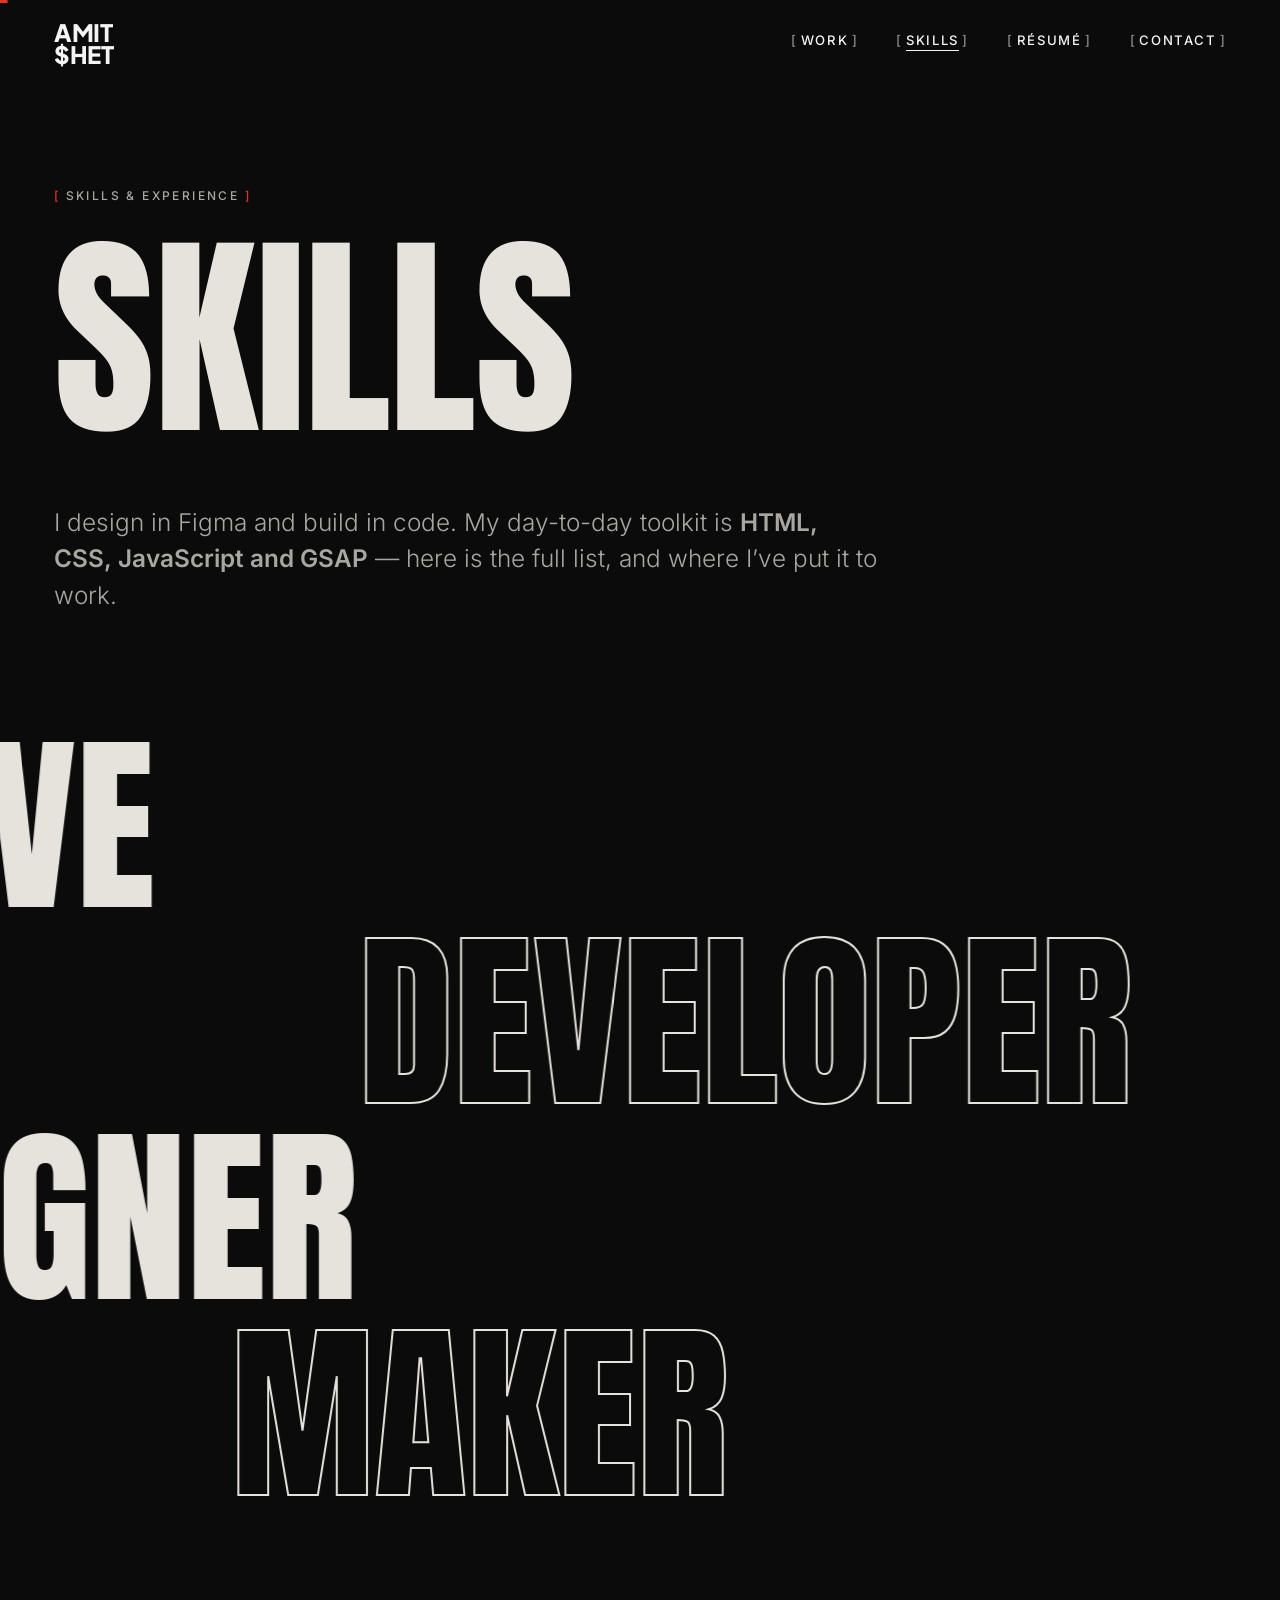
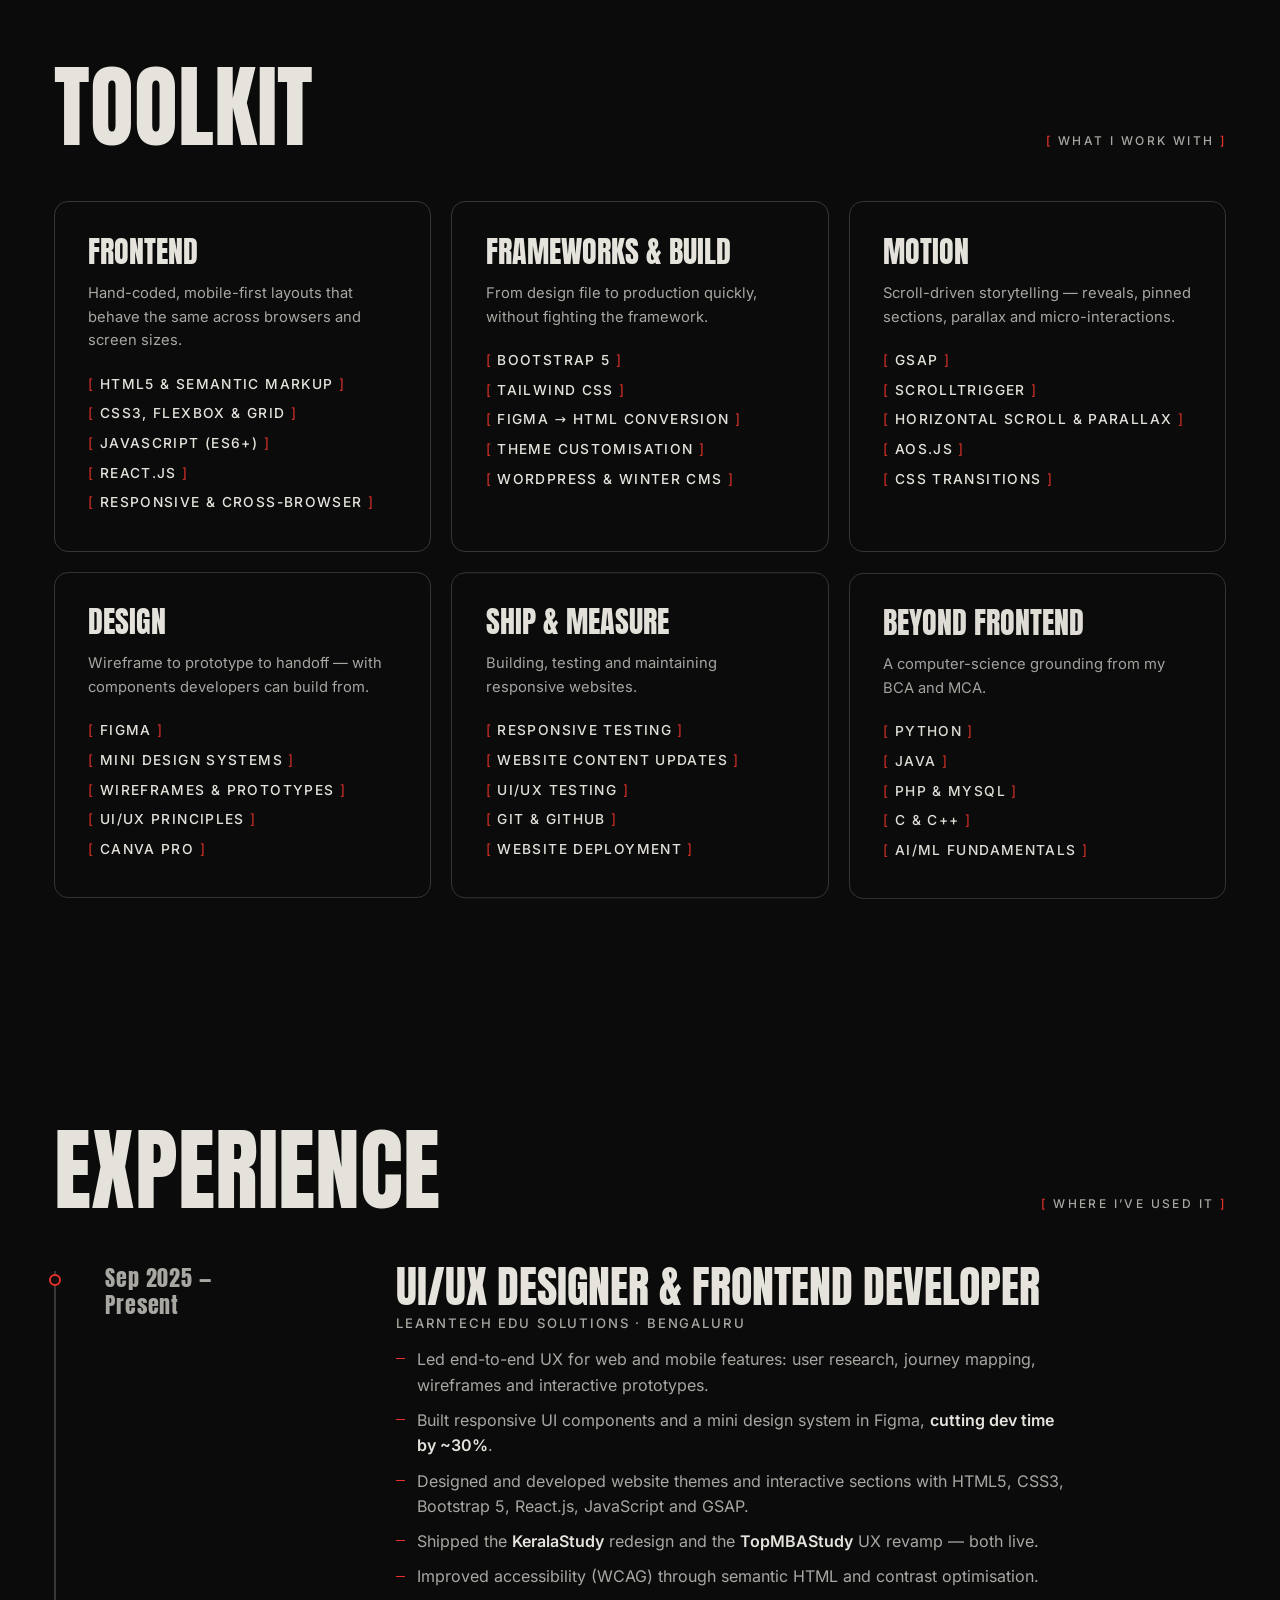
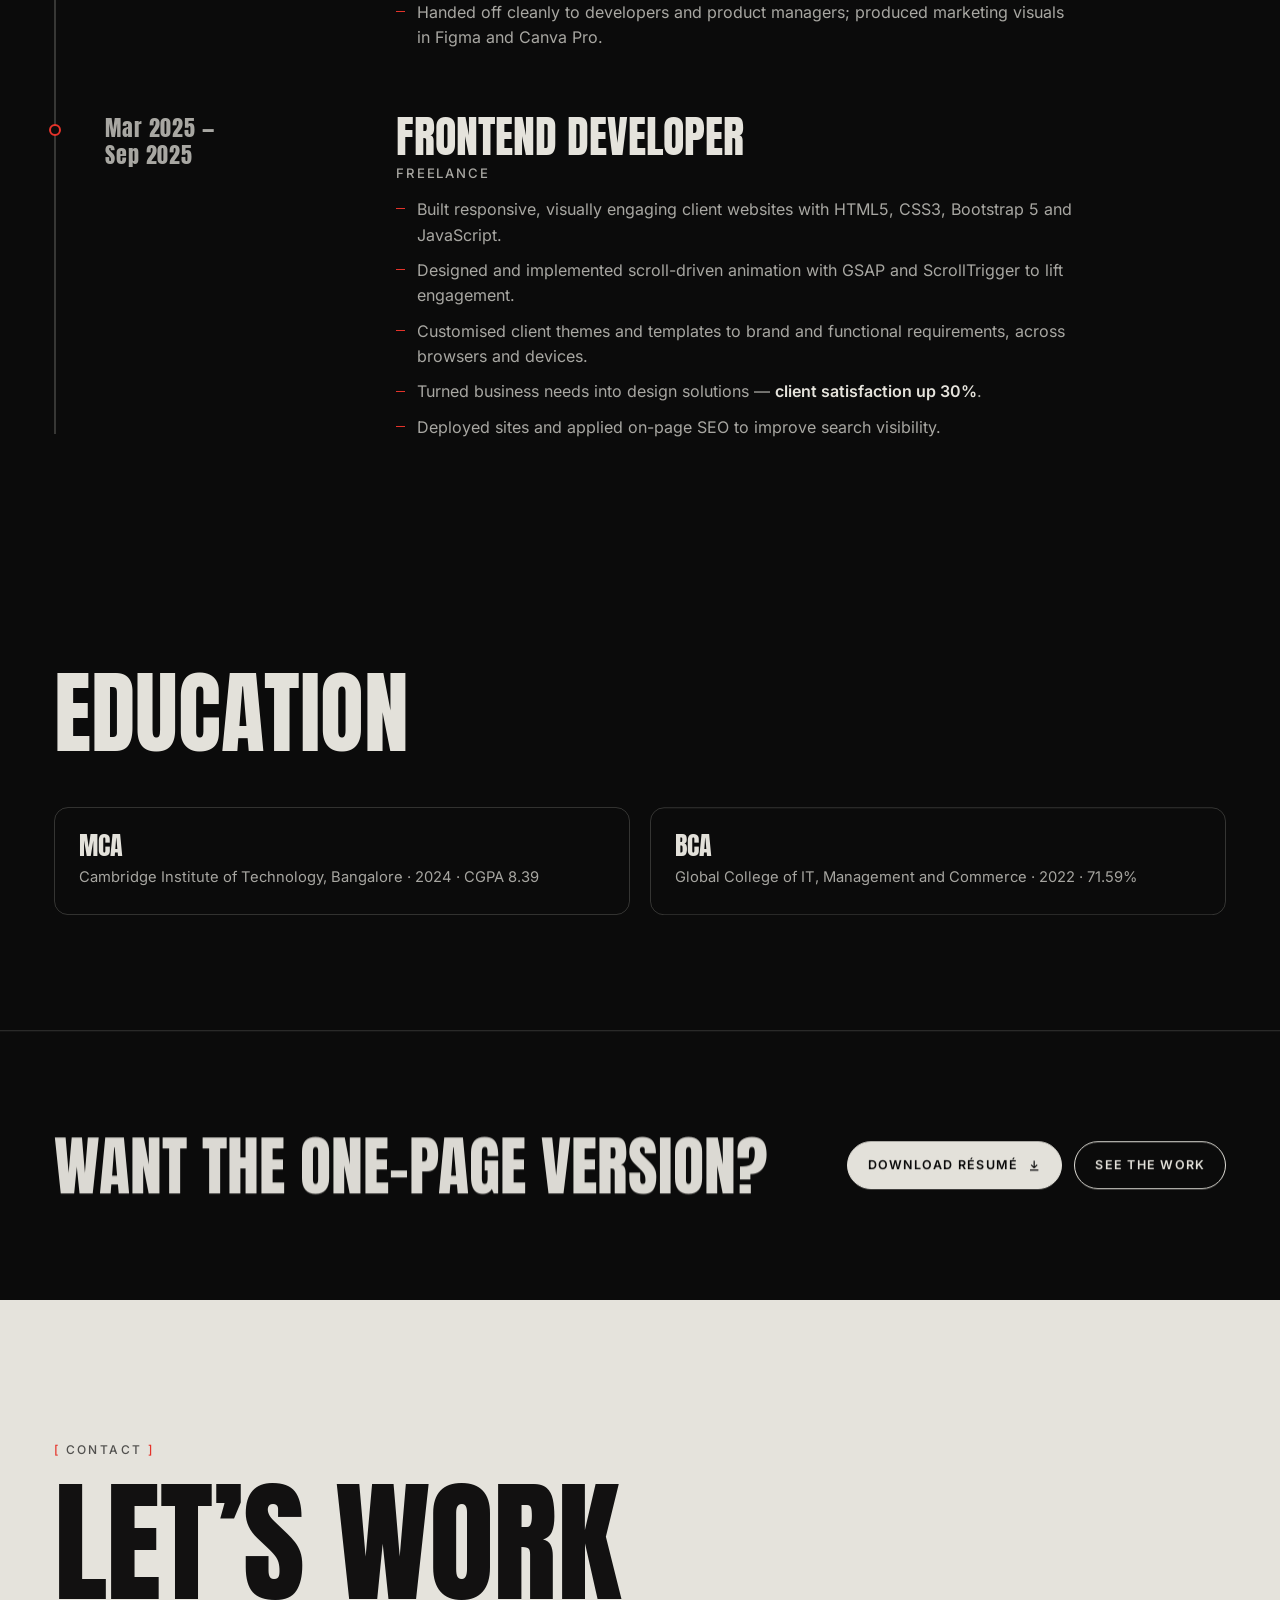
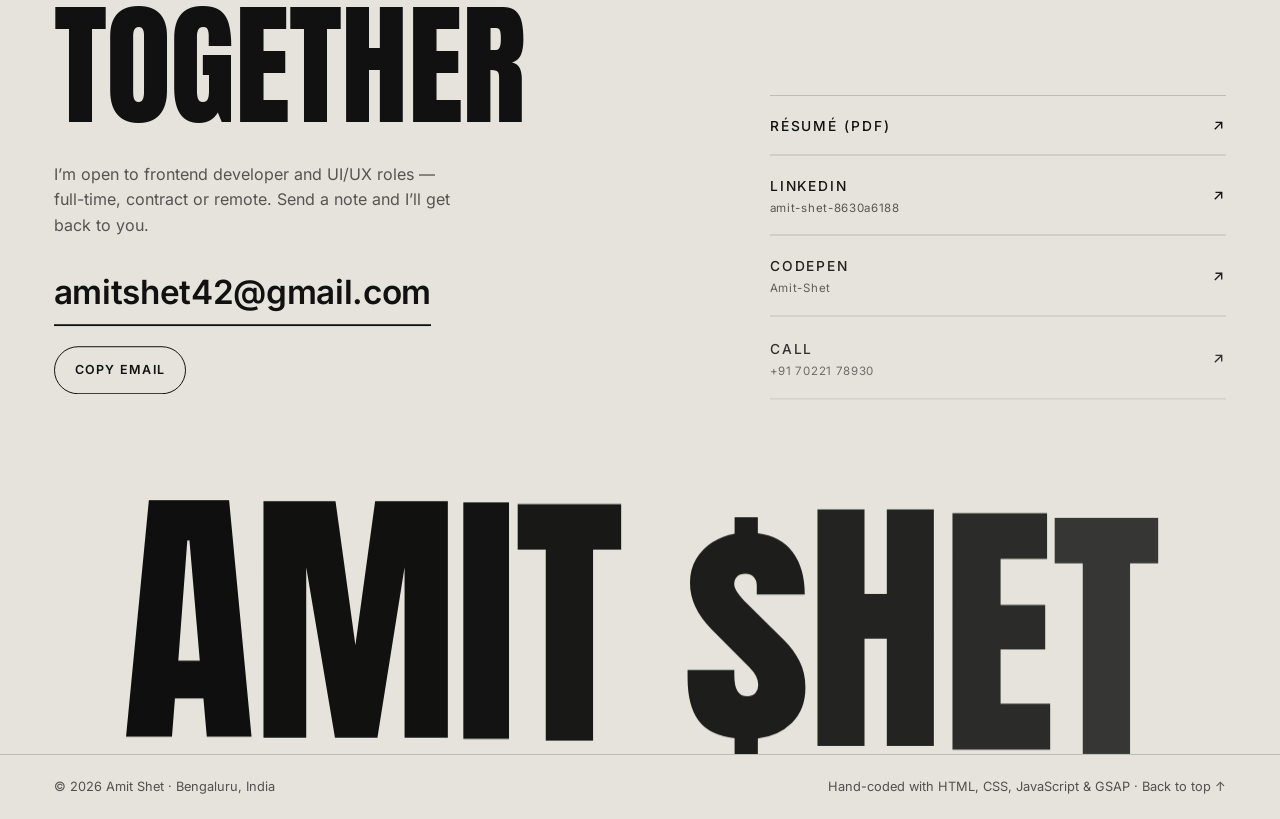
<file: skills.html>
<!DOCTYPE html>
<html lang="en">

<head>
  <meta charset="utf-8">
  <meta name="viewport" content="width=device-width, initial-scale=1">
  <title>Skills &amp; Experience — Amit Shet, Frontend Developer</title>
  <meta name="description"
    content="Skills and experience of Amit Shet: HTML5, CSS3, JavaScript, React, GSAP, ScrollTrigger, Bootstrap, Tailwind, Figma and SEO — from freelance frontend work to UI/UX at LearnTech Edu Solutions.">
  <meta name="theme-color" content="#0b0b0b">
  <link rel="canonical" href="https://amitshet.com/skills.html">

  <meta property="og:type" content="website">
  <meta property="og:site_name" content="Amit Shet">
  <meta property="og:title" content="Skills &amp; Experience — Amit Shet">
  <meta property="og:description" content="HTML, CSS, JavaScript, GSAP, Figma and SEO — and where I've used them.">
  <meta property="og:url" content="https://amitshet.com/skills.html">
  <meta property="og:image" content="https://amitshet.com/assets/img/og.jpg">
  <meta name="twitter:card" content="summary_large_image">

  <link rel="icon" href="favicon/favicon.ico" sizes="any">
  <link rel="icon" type="image/png" sizes="32x32" href="favicon/favicon-32x32.png">
  <link rel="icon" type="image/png" sizes="16x16" href="favicon/favicon-16x16.png">
  <link rel="apple-touch-icon" href="favicon/apple-touch-icon.png">
  <link rel="manifest" href="favicon/site.webmanifest">

  <link rel="preload" href="assets/fonts/anton-latin-400-normal.woff2" as="font" type="font/woff2" crossorigin>
  <link rel="preload" href="assets/fonts/inter-latin-400-normal.woff2" as="font" type="font/woff2" crossorigin>
  <link rel="stylesheet" href="assets/css/style.css">
  <script>document.documentElement.classList.add('js')</script>
</head>

<body class="theme-dark" data-page="skills">
  <a class="skip" href="#main">Skip to content</a>
  <div class="progress" aria-hidden="true"></div>

  <header class="header">
    <a class="logo" href="index.html" aria-label="Amit Shet — home">AMIT<br>$HET</a>
    <nav class="nav" aria-label="Primary">
      <a href="project.html"><span>Work</span></a>
      <a href="skills.html" aria-current="page"><span>Skills</span></a>
      <a href="resume.pdf" target="_blank" rel="noopener"><span>Résumé</span></a>
      <a href="#contact"><span>Contact</span></a>
    </nav>
    <button class="burger" type="button" aria-label="Open menu" aria-expanded="false"
      aria-controls="drawer"><i></i><i></i><i></i></button>
  </header>
  <div class="drawer" id="drawer">
    <a href="project.html">Work</a>
    <a href="skills.html">Skills</a>
    <a href="resume.pdf" target="_blank" rel="noopener">Résumé</a>
    <a href="#contact">Contact</a>
  </div>

  <main id="main">

    <section class="page-hero" aria-labelledby="page-title">
      <p class="eyebrow">Skills &amp; experience</p>
      <h1 class="display" id="page-title" data-split>Skills</h1>
      <p class="lead" data-reveal>
        I design in Figma and build in code. My day-to-day toolkit is <strong>HTML, CSS, JavaScript and GSAP</strong> —
        here is the full list, and where I’ve put it to work.
      </p>
    </section>

    <div class="words" aria-hidden="true">
      <span class="words__item words__item--solid" data-dir="1">Creative</span>
      <span class="words__item words__item--outline" data-dir="-1">Developer</span>
      <span class="words__item words__item--solid" data-dir="1">Designer</span>
      <span class="words__item words__item--outline" data-dir="-1">Maker</span>
    </div>

    <section class="block" aria-labelledby="toolkit-title">
      <div class="block__head">
        <h2 class="block__title" id="toolkit-title">Toolkit</h2>
        <p class="eyebrow">What I work with</p>
      </div>
      <div class="skillgrid" data-reveal-group>
        <article class="skillcard">
          <h3>Frontend</h3>
          <p>Hand-coded, mobile-first layouts that behave the same across browsers and screen sizes.</p>
          <ul class="bracketlist">
            <li>HTML5 &amp; semantic markup</li>
            <li>CSS3, Flexbox &amp; Grid</li>
            <li>JavaScript (ES6+)</li>
            <li>React.js</li>
            <li>Responsive &amp; cross-browser</li>
          </ul>
        </article>
        <article class="skillcard">
          <h3>Frameworks &amp; build</h3>
          <p>From design file to production quickly, without fighting the framework.</p>
          <ul class="bracketlist">
            <li>Bootstrap 5</li>
            <li>Tailwind CSS</li>
            <li>Figma → HTML conversion</li>
            <li>Theme customisation</li>
            <li>WordPress &amp; Winter CMS</li>
          </ul>
        </article>
        <article class="skillcard">
          <h3>Motion</h3>
          <p>Scroll-driven storytelling — reveals, pinned sections, parallax and micro-interactions.</p>
          <ul class="bracketlist">
            <li>GSAP</li>
            <li>ScrollTrigger</li>
            <li>Horizontal scroll &amp; parallax</li>
            <li>AOS.js</li>
            <li>CSS transitions</li>
          </ul>
        </article>
        <article class="skillcard">
          <h3>Design</h3>
          <p>Wireframe to prototype to handoff — with components developers can build from.</p>
          <ul class="bracketlist">
            <li>Figma</li>
            <li>Mini design systems</li>
            <li>Wireframes &amp; prototypes</li>
            <li>UI/UX principles</li>
            <li>Canva Pro</li>
          </ul>
        </article>
        <article class="skillcard">
          <h3>Ship &amp; measure</h3>
          <p>Building, testing and maintaining responsive websites.</p>
          <ul class="bracketlist">
            <li>Responsive testing</li>
            <li>Website content updates</li>
            <li>UI/UX testing</li>
            <li>Git &amp; GitHub</li>
            <li>Website deployment</li>
          </ul>
        </article>
        <article class="skillcard">
          <h3>Beyond frontend</h3>
          <p>A computer-science grounding from my BCA and MCA.</p>
          <ul class="bracketlist">
            <li>Python</li>
            <li>Java</li>
            <li>PHP &amp; MySQL</li>
            <li>C &amp; C++</li>
            <li>AI/ML fundamentals</li>
          </ul>
        </article>
      </div>
    </section>

    <section class="block" aria-labelledby="exp-title">
      <div class="block__head">
        <h2 class="block__title" id="exp-title">Experience</h2>
        <p class="eyebrow">Where I’ve used it</p>
      </div>

      <div class="timeline">
        <div class="timeline__line" aria-hidden="true"><i></i></div>

        <article class="job">
          <p class="job__when">Sep 2025 —<br>Present</p>
          <div>
            <h3 class="job__role">UI/UX Designer &amp; Frontend Developer</h3>
            <p class="job__org">LearnTech Edu Solutions · Bengaluru</p>
            <ul>
              <li>Led end-to-end UX for web and mobile features: user research, journey mapping, wireframes and
                interactive prototypes.</li>
              <li>Built responsive UI components and a mini design system in Figma, <strong>cutting dev time by
                  ~30%</strong>.</li>
              <li>Designed and developed website themes and interactive sections with HTML5, CSS3, Bootstrap 5,
                React.js, JavaScript and GSAP.</li>
              <li>Shipped the <strong>KeralaStudy</strong> redesign and the <strong>TopMBAStudy</strong> UX revamp —
                both live.</li>
              <li>Improved accessibility (WCAG) through semantic HTML and contrast optimisation.</li>
              <li>Handed off cleanly to developers and product managers; produced marketing visuals in Figma and Canva
                Pro.</li>
            </ul>
          </div>
        </article>

        <article class="job">
          <p class="job__when">Mar 2025 —<br>Sep 2025</p>
          <div>
            <h3 class="job__role">Frontend Developer</h3>
            <p class="job__org">Freelance</p>
            <ul>
              <li>Built responsive, visually engaging client websites with HTML5, CSS3, Bootstrap 5 and JavaScript.</li>
              <li>Designed and implemented scroll-driven animation with GSAP and ScrollTrigger to lift engagement.</li>
              <li>Customised client themes and templates to brand and functional requirements, across browsers and
                devices.</li>
              <li>Turned business needs into design solutions — <strong>client satisfaction up 30%</strong>.</li>
              <li>Deployed sites and applied on-page SEO to improve search visibility.</li>
            </ul>
          </div>
        </article>
      </div>
    </section>

    <section class="block" aria-labelledby="edu-title">
      <div class="block__head">
        <h2 class="block__title" id="edu-title">Education</h2>
      </div>
      <div class="edu" data-reveal-group>
        <article>
          <h3>MCA</h3>
          <p>Cambridge Institute of Technology, Bangalore · 2024 · CGPA 8.39</p>
        </article>
        <article>
          <h3>BCA</h3>
          <p>Global College of IT, Management and Commerce · 2022 · 71.59%</p>
        </article>
      </div>
    </section>

    <div class="cta-band">
      <h2 data-reveal>Want the one-page version?</h2>
      <div class="btn-row">
        <a class="btn btn--solid" href="resume.pdf" download>Download résumé
          <svg viewBox="0 0 24 24" fill="none" stroke="currentColor" stroke-width="2" aria-hidden="true">
            <path d="M12 4v12m0 0l-5-5m5 5l5-5M5 20h14" />
          </svg></a>
        <a class="btn" href="project.html">See the work</a>
      </div>
    </div>

    <!-- CONTACT -->
    <section class="contact theme-light" id="contact" aria-labelledby="contact-title">
      <div class="contact__inner">
        <div>
          <p class="eyebrow">Contact</p>
          <h2 class="display" id="contact-title" data-reveal>Let’s work<br>together</h2>
          <p class="contact__copy" data-reveal>I’m open to frontend developer and UI/UX roles — full-time, contract or
            remote. Send a note and I’ll get back to you.</p>
          <a class="contact__mail" href="mailto:amitshet42@gmail.com" data-reveal>amitshet42@gmail.com</a>
          <div class="btn-row" data-reveal style="margin-top:20px"><button class="btn" type="button" data-copy-email
              data-email="amitshet42@gmail.com">Copy email</button></div>
        </div>
        <nav class="links" aria-label="Contact links" data-reveal-group>
          <a href="resume.pdf" target="_blank" rel="noopener"><span>Résumé (PDF)</span><svg viewBox="0 0 24 24"
              fill="none" stroke="currentColor" stroke-width="2" aria-hidden="true">
              <path d="M7 17L17 7M8 7h9v9" />
            </svg></a>
          <a href="https://www.linkedin.com/in/amit-shet-8630a6188/" target="_blank"
            rel="noopener"><span>LinkedIn<small>amit-shet-8630a6188</small></span><svg viewBox="0 0 24 24" fill="none"
              stroke="currentColor" stroke-width="2" aria-hidden="true">
              <path d="M7 17L17 7M8 7h9v9" />
            </svg></a>
          <a href="https://codepen.io/Amit-Shet" target="_blank"
            rel="noopener"><span>CodePen<small>Amit-Shet</small></span><svg viewBox="0 0 24 24" fill="none"
              stroke="currentColor" stroke-width="2" aria-hidden="true">
              <path d="M7 17L17 7M8 7h9v9" />
            </svg></a>
          <a href="tel:+917022178930"><span>Call<small>+91 70221 78930</small></span><svg viewBox="0 0 24 24"
              fill="none" stroke="currentColor" stroke-width="2" aria-hidden="true">
              <path d="M7 17L17 7M8 7h9v9" />
            </svg></a>
        </nav>
      </div>
      <p class="name" data-split aria-hidden="true">AMIT $HET</p>
    </section>
  </main>

  <footer class="footer theme-light">
    <span>© 2026 Amit Shet · Bengaluru, India</span>
    <span>Hand-coded with HTML, CSS, JavaScript &amp; GSAP · <a href="#main">Back to top ↑</a></span>
  </footer>

  <script src="assets/vendor/gsap.min.js" defer></script>
  <script src="assets/vendor/ScrollTrigger.min.js" defer></script>
  <script src="assets/js/main.js" defer></script>
</body>

</html>
</file>
<file: assets/css/style.css>
/* ==========================================================================
   Amit Shet — portfolio
   One stylesheet for all three pages. Sections:
   1 Fonts · 2 Tokens · 3 Base · 4 Header/nav · 5 Cursor/UI · 6 Home
   7 Skills page · 8 Work page · 9 Contact/footer · 10 Responsive · 11 Motion
   ========================================================================== */

/* 1 ─ Fonts (self-hosted) ─────────────────────────────────────────────── */
@font-face{font-family:"Anton";font-style:normal;font-weight:400;font-display:swap;src:url("../fonts/anton-latin-400-normal.woff2") format("woff2")}
@font-face{font-family:"Inter";font-style:normal;font-weight:300;font-display:swap;src:url("../fonts/inter-latin-300-normal.woff2") format("woff2")}
@font-face{font-family:"Inter";font-style:normal;font-weight:400;font-display:swap;src:url("../fonts/inter-latin-400-normal.woff2") format("woff2")}
@font-face{font-family:"Inter";font-style:normal;font-weight:500;font-display:swap;src:url("../fonts/inter-latin-500-normal.woff2") format("woff2")}
@font-face{font-family:"Inter";font-style:normal;font-weight:600;font-display:swap;src:url("../fonts/inter-latin-600-normal.woff2") format("woff2")}
@font-face{font-family:"Plus Jakarta Sans";font-style:normal;font-weight:800;font-display:swap;src:url("../fonts/plus-jakarta-sans-latin-800-normal.woff2") format("woff2")}

/* 2 ─ Tokens ───────────────────────────────────────────────────────────── */
:root{
  --beige:#e5e3dc;
  --ink:#0b0b0b;
  --accent:#e5332a;
  --ok:#2fbf71;
  --pad:clamp(20px,4.2vw,56px);
  --header-h:84px;
  --font-display:"Anton",Impact,"Arial Narrow",sans-serif;
  --font-body:"Inter",system-ui,-apple-system,"Segoe UI",Roboto,sans-serif;
  --font-logo:"Plus Jakarta Sans","Inter",system-ui,sans-serif;
  --ease:cubic-bezier(.19,1,.22,1);
}
.theme-light{--bg:var(--beige);--fg:var(--ink);--muted:rgba(11,11,11,.68);--line:rgba(11,11,11,.18)}
.theme-dark{--bg:var(--ink);--fg:var(--beige);--muted:rgba(229,227,220,.72);--line:rgba(229,227,220,.2)}
.theme-light,.theme-dark{background:var(--bg);color:var(--fg)}

/* 3 ─ Base ─────────────────────────────────────────────────────────────── */
*,*::before,*::after{box-sizing:border-box}
html{scroll-behavior:smooth;scroll-padding-top:var(--header-h);-webkit-text-size-adjust:100%}
body{margin:0;font-family:var(--font-body);font-size:1rem;line-height:1.6;background:var(--bg);color:var(--fg);overflow-x:hidden;-webkit-font-smoothing:antialiased;text-rendering:optimizeLegibility}
body[data-page="work"]{--bg:#0a0a0a}
img{max-width:100%;height:auto;display:block}
a{color:inherit;text-decoration:none}
ul{list-style:none;margin:0;padding:0}
h1,h2,h3,h4,p,figure,dl,dd{margin:0}
button{font:inherit;color:inherit;background:none;border:0;padding:0;cursor:pointer}
:focus-visible{outline:2px solid currentColor;outline-offset:4px;border-radius:2px}
::selection{background:var(--accent);color:#fff}

.skip{position:fixed;left:16px;top:-80px;z-index:3000;background:#fff;color:#000;padding:.7em 1.1em;border-radius:6px;font-weight:600;transition:top .2s}
.skip:focus{top:16px}
.sr-only{position:absolute;width:1px;height:1px;margin:-1px;padding:0;overflow:hidden;clip:rect(0 0 0 0);white-space:nowrap;border:0}

.wrap{width:100%;max-width:1480px;margin-inline:auto;padding-inline:var(--pad)}
.section{padding-block:clamp(72px,11vw,160px)}
.eyebrow{font-size:.75rem;letter-spacing:.2em;text-transform:uppercase;color:var(--muted);font-weight:500}
.eyebrow::before{content:"[ ";color:var(--accent)}
.eyebrow::after{content:" ]";color:var(--accent)}
.display{font-family:var(--font-display);font-weight:400;text-transform:uppercase;line-height:.92;letter-spacing:-.005em;font-size:clamp(3.2rem,12vw,13rem)}
.w{display:inline-block;white-space:nowrap}
.char{display:inline-block;will-change:transform}
.lead{font-size:clamp(1.1rem,1.9vw,1.55rem);line-height:1.5;font-weight:300}
.lead strong{font-weight:600}

/* 4 ─ Header / nav ─────────────────────────────────────────────────────── */
.header{position:fixed;inset:0 0 auto 0;z-index:1000;display:flex;justify-content:space-between;align-items:flex-start;padding:22px var(--pad);color:#fff;mix-blend-mode:difference}
.logo{font-family:var(--font-logo);font-weight:800;font-size:1.5rem;line-height:.9;letter-spacing:-.01em}
.nav{display:flex;gap:clamp(18px,3vw,40px);font-size:.82rem;letter-spacing:.12em;text-transform:uppercase;font-weight:500;padding-top:4px}
.nav a{position:relative;padding:4px 0}
.nav a::before{content:"[" / "";margin-right:.25em;opacity:.55}
.nav a::after{content:"]" / "";margin-left:.25em;opacity:.55}
.nav a span{position:relative}
.nav a span::after{content:"";position:absolute;left:0;right:0;bottom:-3px;height:1px;background:currentColor;transform:scaleX(0);transform-origin:right;transition:transform .35s var(--ease)}
.nav a:hover span::after,.nav a[aria-current="page"] span::after{transform:scaleX(1);transform-origin:left}

.burger{display:none;width:44px;height:44px;margin:-6px -8px 0 0;flex-direction:column;justify-content:center;align-items:center;gap:6px}
.burger i{display:block;width:26px;height:1.5px;background:currentColor;transition:transform .4s var(--ease),opacity .2s}
.burger[aria-expanded="true"] i:nth-child(1){transform:translateY(7.5px) rotate(45deg)}
.burger[aria-expanded="true"] i:nth-child(2){opacity:0}
.burger[aria-expanded="true"] i:nth-child(3){transform:translateY(-7.5px) rotate(-45deg)}

.drawer{position:fixed;inset:0;z-index:900;background:var(--ink);color:var(--beige);display:flex;flex-direction:column;justify-content:center;align-items:center;gap:1.6rem;opacity:0;visibility:hidden;transition:opacity .35s ease,visibility 0s .35s}
.drawer.is-open{opacity:1;visibility:visible;transition:opacity .35s ease}
.drawer a{font-family:var(--font-display);text-transform:uppercase;font-size:clamp(2.6rem,13vw,4.5rem);line-height:1;letter-spacing:.01em}
.drawer a:hover{color:var(--accent)}

.progress{position:fixed;inset:0 0 auto 0;height:3px;background:var(--accent);transform:scaleX(0);transform-origin:left;z-index:1100;pointer-events:none}

/* 5 ─ Cursor / buttons / chips / toast ─────────────────────────────────── */
.cursor{position:fixed;left:0;top:0;width:64px;height:64px;margin:-32px 0 0 -32px;border-radius:50%;background:#fff;mix-blend-mode:difference;pointer-events:none;z-index:2000;opacity:0;will-change:transform}
.has-cursor,.has-cursor a,.has-cursor button{cursor:none}

.btn{display:inline-flex;align-items:center;justify-content:center;gap:.7em;min-height:48px;padding:.85em 1.6em;border:1.5px solid var(--fg);border-radius:999px;font-size:.78rem;font-weight:600;letter-spacing:.1em;text-transform:uppercase;color:var(--fg);background:transparent;transition:background .35s var(--ease),color .35s var(--ease),transform .35s var(--ease)}
.btn svg{width:1.15em;height:1.15em;flex:none;transition:transform .35s var(--ease)}
.btn:hover{background:var(--fg);color:var(--bg)}
.btn:hover svg{transform:translateX(4px)}
.btn--solid{background:var(--fg);color:var(--bg)}
.btn--solid:hover{background:transparent;color:var(--fg)}
.btn-row{display:flex;flex-wrap:wrap;gap:12px}

.chips{display:flex;flex-wrap:wrap;gap:8px}
.chip{padding:.38em .9em;border:1px solid var(--line);border-radius:999px;font-size:.72rem;letter-spacing:.08em;text-transform:uppercase;font-weight:500;color:var(--muted);white-space:nowrap}

.toast{position:fixed;inset-inline:0;margin-inline:auto;width:max-content;max-width:calc(100vw - 32px);bottom:32px;z-index:3000;background:var(--beige);color:var(--ink);padding:.9em 1.5em;border-radius:999px;font-weight:600;font-size:.9rem;box-shadow:0 12px 40px rgba(0,0,0,.35)}

/* Browser-window frame used for project screenshots */
.browser{border-radius:12px;overflow:hidden;background:#111;border:1px solid rgba(127,127,127,.35);box-shadow:0 40px 90px -30px rgba(0,0,0,.55)}
.browser__bar{display:flex;align-items:center;gap:6px;padding:10px 14px;background:#1b1b1b;color:#a8a8a8;font-size:.7rem;letter-spacing:.04em}
.browser__bar i{width:9px;height:9px;border-radius:50%;background:#3a3a3a}
.browser__bar span{margin-left:10px;padding:2px 12px;border-radius:99px;background:#101010}
.browser__view{overflow:hidden}
.browser__view img{width:100%;height:auto;transform-origin:center}

/* 6 ─ Home ─────────────────────────────────────────────────────────────── */
.hero{min-height:100svh;display:flex;flex-direction:column;justify-content:center;gap:clamp(20px,3.4vh,36px);padding:calc(var(--header-h) + 24px) var(--pad) clamp(32px,6vh,64px);text-align:center}
.hero__meta{display:flex;flex-wrap:wrap;justify-content:center;gap:6px 30px;font-size:.74rem;letter-spacing:.16em;text-transform:uppercase;font-weight:500}
.status{display:inline-flex;align-items:center;gap:.65em}
.status i{width:8px;height:8px;border-radius:50%;background:var(--ok);animation:pulse 2.2s infinite}
@keyframes pulse{0%{box-shadow:0 0 0 0 rgba(47,191,113,.55)}70%,100%{box-shadow:0 0 0 10px rgba(47,191,113,0)}}
.hero__title{font-family:var(--font-display);font-weight:400;text-transform:uppercase;line-height:.95;font-size:clamp(3.1rem,11.6vw,15.5rem);letter-spacing:-.005em}
.word{display:inline-block;overflow:hidden;vertical-align:top;padding-bottom:.05em}
.word__in{display:inline-block}
.hero__row{display:grid;grid-template-columns:1fr auto 1fr;align-items:center;gap:clamp(20px,4vw,64px);max-width:1200px;width:100%;margin-inline:auto}
.hero__tags{text-align:right;font-size:.8rem;letter-spacing:.12em;text-transform:uppercase;line-height:1.9}
.hero__photo{width:clamp(170px,22vw,300px);aspect-ratio:1.28;overflow:hidden;background:#222;border-radius:4px}
.hero__photo img{width:100%;height:100%;object-fit:cover;object-position:50% 25%;transition:transform 1.2s var(--ease)}
.hero__photo:hover img{transform:scale(1.06)}
.hero__now{text-align:left;font-size:.9rem;line-height:1.5}
.hero__now b{display:block;font-family:var(--font-display);font-weight:400;font-size:1.7rem;line-height:1.05;text-transform:uppercase;margin-top:.25em}
.hero__lead{max-width:58ch;margin-inline:auto;font-size:clamp(1rem,1.5vw,1.2rem);color:var(--muted)}
.hero__lead strong{color:var(--fg);font-weight:600}
.hero .btn-row{justify-content:center}

.stats{background:var(--ink);color:var(--beige)}
.stats__grid{display:grid;grid-template-columns:repeat(4,1fr);max-width:1480px;margin-inline:auto}
.stat{padding:clamp(28px,4vw,56px) var(--pad);border-left:1px solid var(--line)}
.stat:first-child{border-left:0}
.stat__n{font-family:var(--font-display);font-size:clamp(2.8rem,6.5vw,6rem);line-height:1;display:block}
.stat__l{display:block;margin-top:.6em;font-size:.74rem;letter-spacing:.14em;text-transform:uppercase;color:var(--muted);max-width:22ch}

.section-head{display:flex;flex-wrap:wrap;justify-content:space-between;align-items:flex-end;gap:16px 40px;padding:clamp(64px,10vw,140px) var(--pad) clamp(28px,4vw,56px);max-width:1480px;margin-inline:auto}
.section-head p{max-width:34ch;color:var(--muted);font-size:.95rem}

/* Selected work — stacked by default, horizontal pin on large screens */
.hscroll{overflow:hidden}
.hscroll__track{display:block}
.panel{display:grid;grid-template-columns:1fr;gap:clamp(24px,4vw,64px);align-items:center;padding:clamp(56px,9vw,96px) var(--pad);background:var(--bg);color:var(--fg)}
.panel:nth-child(odd){--bg:var(--ink);--fg:var(--beige);--muted:rgba(229,227,220,.72);--line:rgba(229,227,220,.22)}
.panel:nth-child(even){--bg:var(--beige);--fg:var(--ink);--muted:rgba(11,11,11,.68);--line:rgba(11,11,11,.2)}
.panel__media{order:-1;min-width:0}
.panel__text{display:flex;flex-direction:column;align-items:flex-start;gap:16px;min-width:0}
.panel__num{font-family:var(--font-display);font-size:1.3rem;letter-spacing:.06em;color:var(--muted)}
.panel__num span{color:inherit}
.panel__title{font-family:var(--font-display);font-weight:400;text-transform:uppercase;line-height:.95;font-size:clamp(2.8rem,6.4vw,6.4rem);overflow-wrap:anywhere}
.panel__role{font-size:.78rem;letter-spacing:.16em;text-transform:uppercase;font-weight:600}
.panel__desc{color:var(--muted);max-width:46ch}
.panel--cta{text-align:left}
.panel--cta .panel__text{max-width:760px;margin-inline:auto;align-items:flex-start}

.hscroll__bar{display:none}

.about{padding:clamp(72px,10vw,150px) var(--pad)}
.about__inner{max-width:1480px;margin-inline:auto}
.about .display{margin:.12em 0 .3em}
.about__lead{max-width:30em;font-size:clamp(1.3rem,3vw,2.5rem);line-height:1.25;font-weight:300}
.about__lead strong{font-weight:600}
.about__cols{display:grid;grid-template-columns:repeat(3,1fr);gap:clamp(24px,4vw,64px);margin-top:clamp(40px,6vw,88px);padding-top:32px;border-top:1px solid var(--line)}
.about__cols h3{font-size:.74rem;letter-spacing:.18em;text-transform:uppercase;font-weight:600;margin-bottom:12px;color:var(--muted)}
.about__cols p,.about__cols li{font-size:1rem;line-height:1.55}
.about__cols li+li{margin-top:.35em}
.about__cols small{display:block;color:var(--muted);font-size:.85rem}
.skillsnap{margin-top:clamp(40px,6vw,80px);display:grid;gap:22px}
.skillsnap__row{display:grid;grid-template-columns:160px 1fr;gap:12px 24px;align-items:baseline}
.skillsnap__row h3{font-size:.74rem;letter-spacing:.18em;text-transform:uppercase;font-weight:600;color:var(--muted)}
.about .btn-row{margin-top:clamp(32px,5vw,56px)}

/* 7 ─ Skills page ──────────────────────────────────────────────────────── */
.page-hero{padding:calc(var(--header-h) + clamp(40px,8vw,110px)) var(--pad) clamp(40px,6vw,80px);max-width:1480px;margin-inline:auto}
.page-hero .display{margin:.15em 0 .3em;font-size:clamp(4rem,17vw,19rem)}
.page-hero .lead{max-width:34em;color:var(--muted)}
.words{overflow:hidden;padding-block:clamp(16px,3vw,48px)}
.words__item{display:block;width:max-content;font-family:var(--font-display);text-transform:uppercase;font-size:clamp(4rem,15vw,17rem);line-height:1.02;will-change:transform}
.words__item--solid{color:var(--fg)}
.words__item--outline{color:transparent;-webkit-text-stroke:2px var(--fg)}
.block{padding:clamp(56px,9vw,130px) var(--pad);max-width:1480px;margin-inline:auto}
.block__head{display:flex;flex-wrap:wrap;justify-content:space-between;align-items:flex-end;gap:12px 40px;margin-bottom:clamp(28px,4vw,56px)}
.block__title{font-family:var(--font-display);font-weight:400;text-transform:uppercase;font-size:clamp(2.6rem,7vw,6.5rem);line-height:.95}
.skillgrid{display:grid;grid-template-columns:repeat(3,1fr);gap:20px}
.skillcard{padding:clamp(22px,2.6vw,34px);border:1px solid var(--line);border-radius:14px;display:flex;flex-direction:column;gap:16px;transition:border-color .4s,transform .5s var(--ease)}
.skillcard:hover{border-color:var(--fg);transform:translateY(-4px)}
.skillcard h3{font-family:var(--font-display);font-weight:400;font-size:1.9rem;text-transform:uppercase;line-height:1}
.skillcard p{font-size:.92rem;color:var(--muted)}
.bracketlist li{font-size:.86rem;letter-spacing:.1em;text-transform:uppercase;font-weight:500;padding:.28em 0}
.bracketlist li::before{content:"[ ";color:var(--accent);font-weight:400}
.bracketlist li::after{content:" ]";color:var(--accent);font-weight:400}
.timeline{position:relative;display:grid;gap:clamp(36px,5vw,64px);padding-left:clamp(24px,4vw,56px)}
.timeline__line{position:absolute;left:0;top:6px;bottom:6px;width:2px;background:var(--line)}
.timeline__line i{display:block;width:100%;height:100%;background:var(--accent);transform-origin:top}
.job{display:grid;grid-template-columns:minmax(150px,240px) 1fr;gap:12px clamp(24px,4vw,64px);position:relative}
.job::before{content:"";position:absolute;left:calc(-1 * clamp(24px,4vw,56px) - 5px);top:.55em;width:12px;height:12px;border-radius:50%;background:var(--bg);border:2px solid var(--accent)}
.job__when{font-family:var(--font-display);font-size:1.4rem;letter-spacing:.04em;color:var(--muted);line-height:1.2}
.job__role{font-family:var(--font-display);font-weight:400;font-size:clamp(1.8rem,3.4vw,3rem);text-transform:uppercase;line-height:1}
.job__org{margin:.35em 0 1em;font-size:.82rem;letter-spacing:.14em;text-transform:uppercase;color:var(--muted);font-weight:500}
.job ul{display:grid;gap:.6em;max-width:68ch}
.job li{position:relative;padding-left:1.3em;color:var(--muted)}
.job li::before{content:"";position:absolute;left:0;top:.7em;width:.55em;height:1px;background:var(--accent)}
.job li strong{color:var(--fg);font-weight:600}
.edu{display:grid;grid-template-columns:repeat(2,1fr);gap:20px}
.edu article{padding:24px;border:1px solid var(--line);border-radius:14px}
.edu h3{font-family:var(--font-display);font-weight:400;font-size:1.6rem;text-transform:uppercase;line-height:1.05}
.edu p{color:var(--muted);font-size:.92rem;margin-top:.5em}
.cta-band{padding:clamp(56px,8vw,110px) var(--pad);max-width:1480px;margin-inline:auto;display:flex;flex-wrap:wrap;justify-content:space-between;align-items:center;gap:24px;border-top:1px solid var(--line)}
.cta-band h2{font-family:var(--font-display);font-weight:400;text-transform:uppercase;font-size:clamp(2.2rem,5vw,4.5rem);line-height:1}

/* 8 ─ Work page ────────────────────────────────────────────────────────── */
.gridbg{position:fixed;inset:0;z-index:0;pointer-events:none;background-image:linear-gradient(rgba(255,255,255,.035) 1px,transparent 1px),linear-gradient(90deg,rgba(255,255,255,.035) 1px,transparent 1px);background-size:56px 56px;-webkit-mask-image:linear-gradient(#000,transparent 85%);mask-image:linear-gradient(#000,transparent 85%)}
main{position:relative;z-index:1}
.work-hero{min-height:88svh;display:flex;flex-direction:column;justify-content:center;align-items:center;text-align:center;gap:28px;padding:calc(var(--header-h) + 20px) var(--pad) 48px}
.work-hero h1{font-family:var(--font-display);font-weight:400;text-transform:uppercase;line-height:.92;font-size:clamp(3.6rem,15vw,17rem);background:linear-gradient(45deg,#fff 20%,#7d7d7d);-webkit-background-clip:text;background-clip:text;-webkit-text-fill-color:transparent;color:transparent}
.work-hero p:not(.eyebrow){max-width:46ch;color:var(--muted);font-size:clamp(1rem,1.5vw,1.2rem)}
.jump{display:flex;flex-wrap:wrap;justify-content:center;gap:10px}
.jump a{padding:.7em 1.3em;border:1px solid var(--line);border-radius:999px;font-size:.76rem;letter-spacing:.12em;text-transform:uppercase;font-weight:500;transition:background .3s,color .3s,border-color .3s}
.jump a:hover{background:var(--fg);color:var(--bg);border-color:var(--fg)}
.jump a b{color:var(--accent);font-weight:600;margin-left:.5em}
.jump a:hover b{color:inherit}

.group{max-width:1480px;margin-inline:auto;padding:clamp(56px,9vw,120px) var(--pad) 0}
.group__head{display:flex;flex-wrap:wrap;justify-content:space-between;align-items:flex-end;gap:12px 40px;margin-bottom:clamp(32px,5vw,72px)}
.group__title{font-family:var(--font-display);font-weight:400;text-transform:uppercase;font-size:clamp(3rem,8vw,7.5rem);line-height:.92}
.group__sub{max-width:36ch;color:var(--muted);font-size:.95rem}

.case{display:grid;gap:clamp(20px,3vw,40px);margin-bottom:clamp(72px,11vw,170px)}
.case__media{display:block}
.case__media .browser__view img{transition:transform 1.4s var(--ease)}
.case__media:hover .browser__view img{transform:scale(1.04)}
.case__info{display:grid;grid-template-columns:minmax(0,7fr) minmax(0,5fr);gap:clamp(24px,5vw,80px);align-items:start}
.case:nth-of-type(even) .case__info{grid-template-columns:minmax(0,5fr) minmax(0,7fr)}
.case:nth-of-type(even) .case__main{order:2}
.case__num{font-family:var(--font-display);color:var(--muted);letter-spacing:.06em}
.case__title{font-family:var(--font-display);font-weight:400;text-transform:uppercase;font-size:clamp(2.4rem,5.6vw,5.2rem);line-height:.95;margin:.15em 0 .4em}
.case__desc{color:var(--muted);max-width:52ch;margin-bottom:24px}
.facts{display:grid;gap:0;border-top:1px solid var(--line)}
.facts div{display:grid;grid-template-columns:90px 1fr;gap:16px;padding:14px 0;border-bottom:1px solid var(--line);align-items:baseline}
.facts dt{font-size:.72rem;letter-spacing:.16em;text-transform:uppercase;color:var(--muted);font-weight:500}
.facts dd{font-size:.95rem}

.lp-grid{display:grid;grid-template-columns:repeat(3,1fr);gap:22px}
.lp{display:flex;flex-direction:column;border:1px solid var(--line);border-radius:14px;overflow:hidden;background:#111;transition:border-color .4s,transform .6s var(--ease)}
a.lp:hover{border-color:var(--fg);transform:translateY(-6px)}
.lp__thumb{overflow:hidden;aspect-ratio:1000/465;background:#161616}
.lp__thumb img{width:100%;height:100%;object-fit:cover;transition:transform 1s var(--ease)}
a.lp:hover .lp__thumb img{transform:scale(1.06)}
.lp__body{display:flex;flex-direction:column;gap:12px;padding:20px 22px 22px;flex:1}
.lp__top{display:flex;justify-content:space-between;align-items:flex-start;gap:12px}
.lp h3{font-family:var(--font-display);font-weight:400;font-size:1.55rem;line-height:1.05;text-transform:uppercase}
.badge{flex:none;font-size:.66rem;letter-spacing:.12em;text-transform:uppercase;padding:.3em .75em;border-radius:99px;border:1px solid rgba(47,191,113,.4);color:var(--ok);background:rgba(47,191,113,.1);white-space:nowrap}
.badge--muted{border-color:var(--line);color:var(--muted);background:transparent}
.lp p{font-size:.9rem;color:var(--muted);line-height:1.55}
.lp .chips{margin-top:auto;padding-top:6px}
.lp__go{display:inline-flex;align-items:center;gap:.5em;font-size:.76rem;letter-spacing:.12em;text-transform:uppercase;font-weight:600;padding-top:6px}
.lp__go svg{width:1.1em;height:1.1em;transition:transform .35s var(--ease)}
a.lp:hover .lp__go svg{transform:translate(3px,-3px)}
.more{margin-top:clamp(40px,6vw,72px);text-align:center;color:var(--muted)}
.more .btn-row{justify-content:center;margin-top:18px}

/* 9 ─ Contact / footer ─────────────────────────────────────────────────── */
.contact{padding:clamp(72px,11vw,160px) var(--pad) 0;overflow:hidden}
.contact__inner{max-width:1480px;margin-inline:auto;display:grid;grid-template-columns:minmax(0,7fr) minmax(0,5fr);gap:clamp(32px,6vw,96px);align-items:end}
.contact .display{margin:.15em 0 .25em;font-size:clamp(3.4rem,10.5vw,11.5rem)}
.contact__copy{color:var(--muted);max-width:40ch;margin-bottom:28px}
.contact__mail{display:inline-block;font-size:clamp(1.15rem,2.6vw,2.1rem);font-weight:600;letter-spacing:-.01em;border-bottom:2px solid currentColor;padding-bottom:4px;word-break:break-all}
.contact__mail:hover{color:var(--accent)}
.links{border-top:1px solid var(--line)}
.links a{display:flex;justify-content:space-between;align-items:center;gap:16px;padding:18px 0;border-bottom:1px solid var(--line);font-size:.86rem;letter-spacing:.14em;text-transform:uppercase;font-weight:500;transition:padding .4s var(--ease),color .3s}
.links a:hover{padding-left:14px;color:var(--accent)}
.links svg{width:1.2em;height:1.2em;flex:none}
.links small{display:block;margin-top:.15em;font-size:.72rem;letter-spacing:.06em;text-transform:none;color:var(--muted);font-weight:400}
.name{font-family:var(--font-display);font-weight:400;text-transform:uppercase;text-align:center;white-space:nowrap;line-height:.9;padding-bottom:.04em;font-size:clamp(4rem,21.5vw,24rem);margin-top:clamp(48px,8vw,110px);letter-spacing:-.01em;user-select:none}
.name .char{display:inline-block}
.footer{display:flex;flex-wrap:wrap;justify-content:space-between;gap:8px 24px;padding:22px var(--pad);font-size:.8rem;color:var(--muted);border-top:1px solid var(--line);background:var(--bg)}
.footer a:hover{color:var(--fg);text-decoration:underline}

/* 10 ─ Responsive ──────────────────────────────────────────────────────── */
@media (min-width:768px){
  .panel{grid-template-columns:minmax(0,5fr) minmax(0,7fr)}
  .panel__media{order:0}
  .panel--cta{grid-template-columns:1fr}
}
@media (max-width:1100px){
  .skillgrid{grid-template-columns:repeat(2,1fr)}
  .lp-grid{grid-template-columns:repeat(2,1fr)}
}
@media (max-width:900px){
  .nav{display:none}
  .burger{display:flex}
  .hero__row{grid-template-columns:1fr;justify-items:center;text-align:center}
  .hero__photo{order:-1;width:min(300px,70vw)}
  .hero__tags,.hero__now{text-align:center}
  .about__cols{grid-template-columns:1fr}
  .skillsnap__row{grid-template-columns:1fr}
  .contact__inner{grid-template-columns:1fr}
  .case__info,.case:nth-of-type(even) .case__info{grid-template-columns:1fr}
  .case:nth-of-type(even) .case__main{order:0}
  .job{grid-template-columns:1fr}
  .edu{grid-template-columns:1fr}
}
@media (max-width:700px){
  :root{--header-h:72px}
  .header{padding-top:16px}
  .hero__title{font-size:clamp(3.4rem,19vw,6rem)}
  .stats__grid{grid-template-columns:repeat(2,1fr)}
  .stat:nth-child(3){border-left:0}
  .stat:nth-child(n+3){border-top:1px solid var(--line)}
  .skillgrid,.lp-grid{grid-template-columns:1fr}
  .words__item--outline{-webkit-text-stroke-width:1.5px}
  .footer{justify-content:center;text-align:center}
}

/* Horizontal scroll layout (JS pins and translates this at the same breakpoint) */
@media (min-width:992px) and (prefers-reduced-motion:no-preference){
  .hscroll{position:relative;height:100svh}
  .hscroll__track{display:flex;width:max-content;height:100%}
  .panel{flex:0 0 100vw;height:100svh;padding-top:calc(var(--header-h) + 8px);padding-bottom:64px}
  .hscroll__bar{display:block;position:absolute;left:var(--pad);right:var(--pad);bottom:28px;height:2px;background:rgba(127,127,127,.35);z-index:5;mix-blend-mode:difference}
  .hscroll__bar i{display:block;height:100%;background:#fff;transform:scaleX(0);transform-origin:left}
}

/* 11 ─ Motion ──────────────────────────────────────────────────────────── */
/* Hide only what JS is about to animate in, and only when motion is welcome */
@media (prefers-reduced-motion:no-preference){
  .js .hero .word__in{visibility:hidden}
  .js [data-hero]{opacity:0}
  @media (pointer:fine){.has-cursor .cursor{will-change:transform}}
}
@media (prefers-reduced-motion:reduce){
  html{scroll-behavior:auto}
  *,*::before,*::after{animation-duration:.01ms!important;animation-iteration-count:1!important;transition-duration:.01ms!important}
  .cursor,.progress{display:none}
}
</file>
